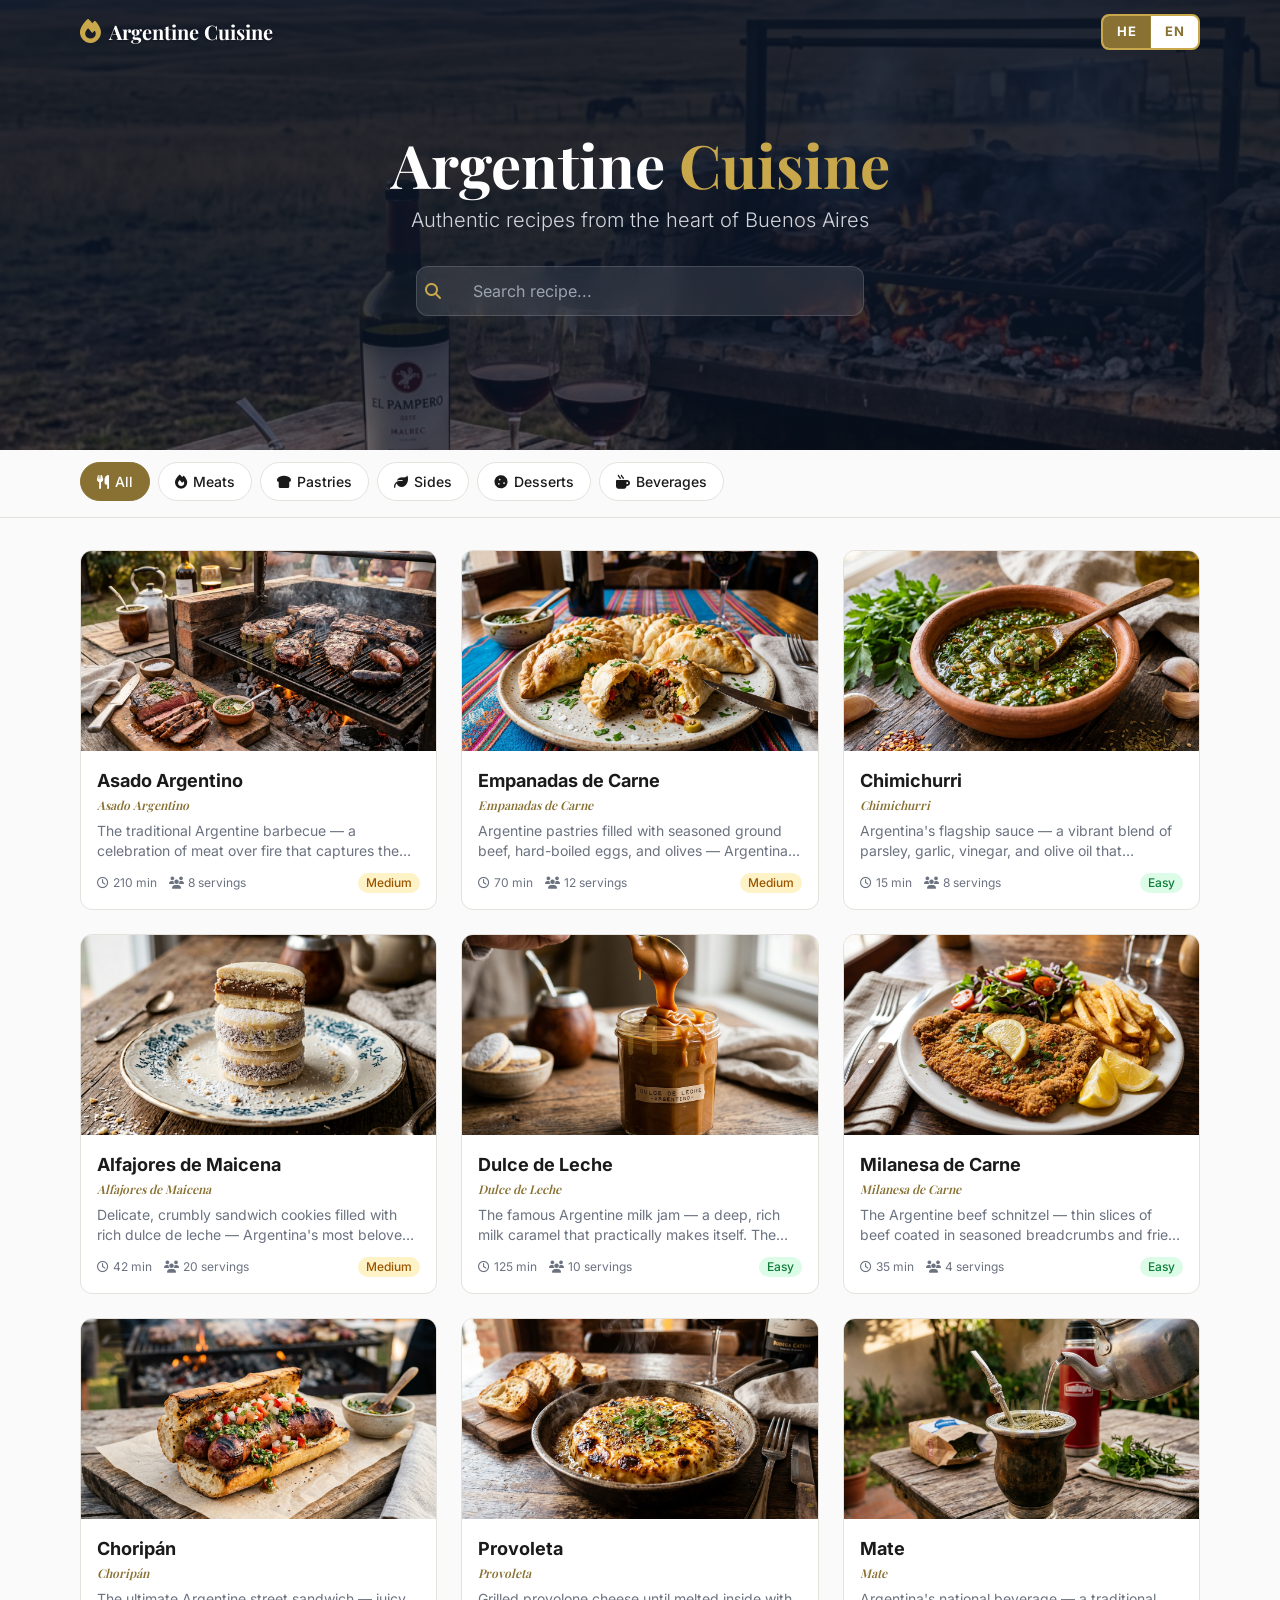
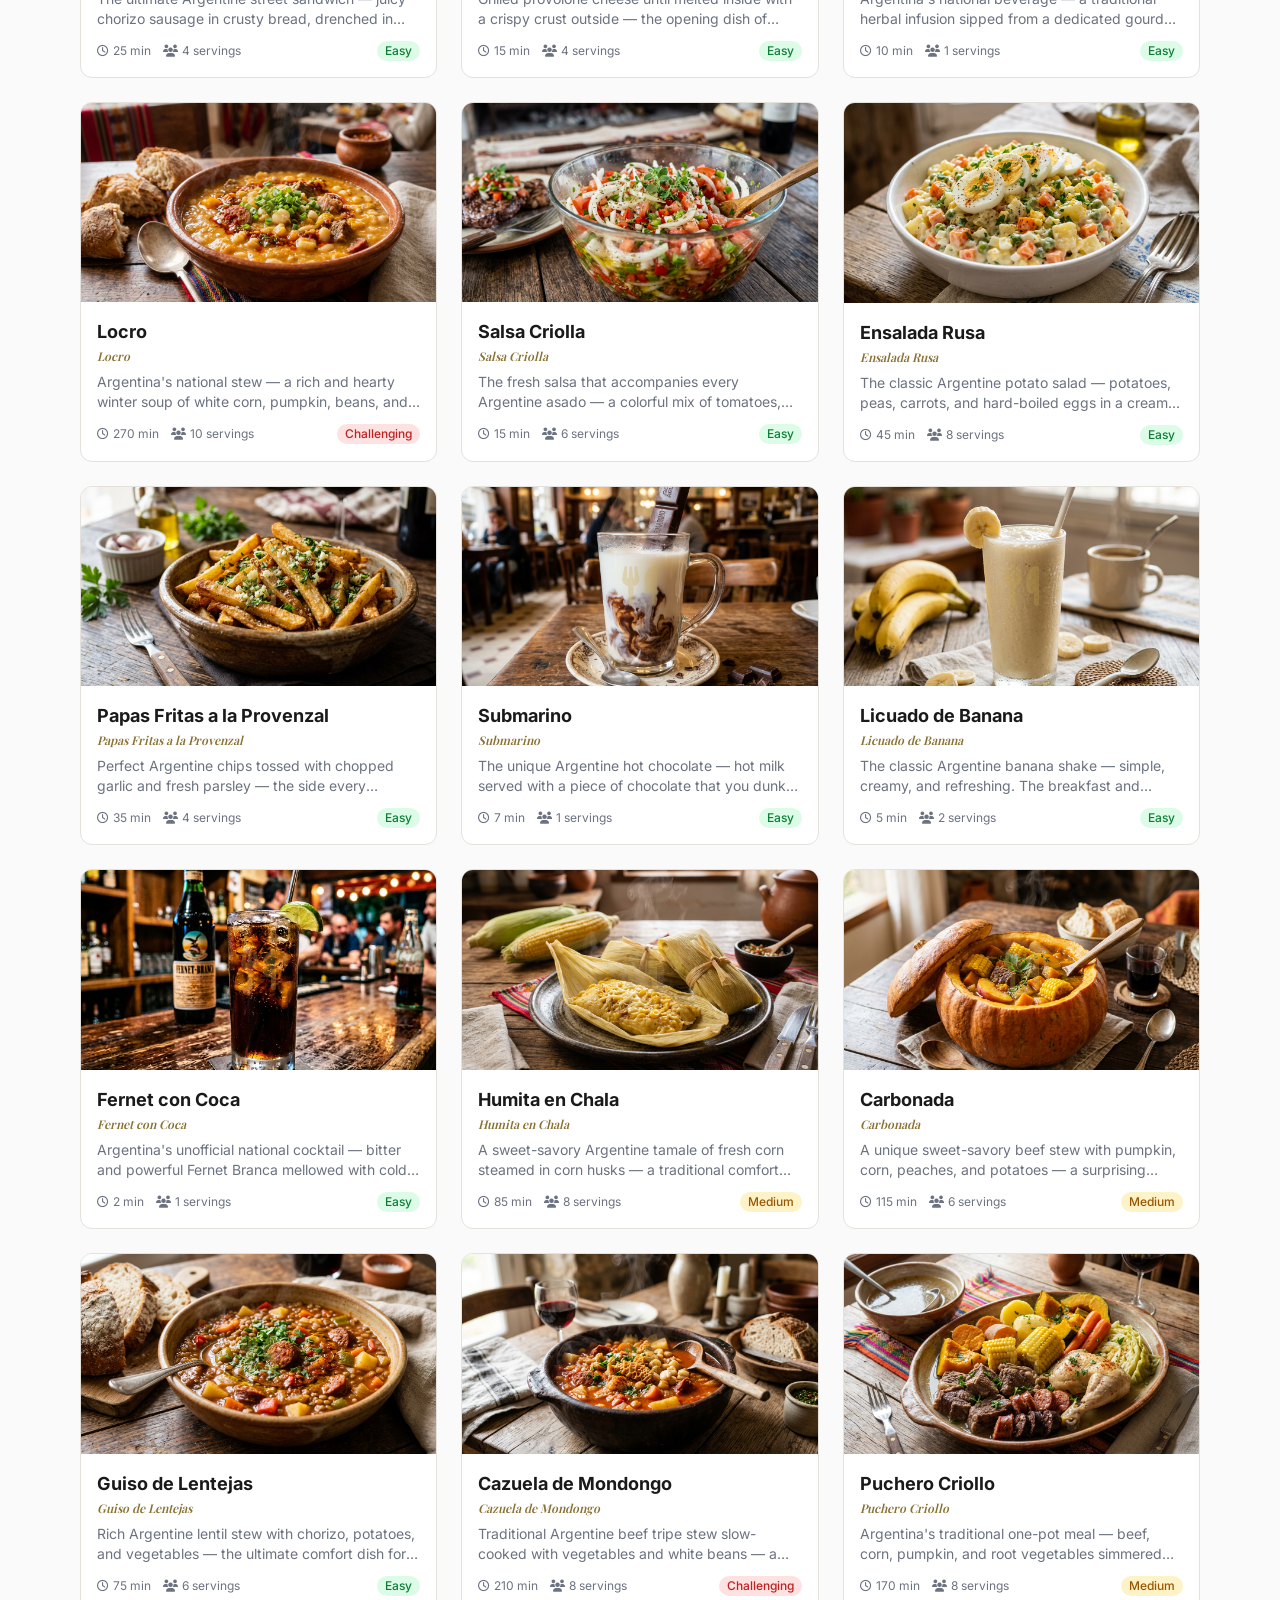
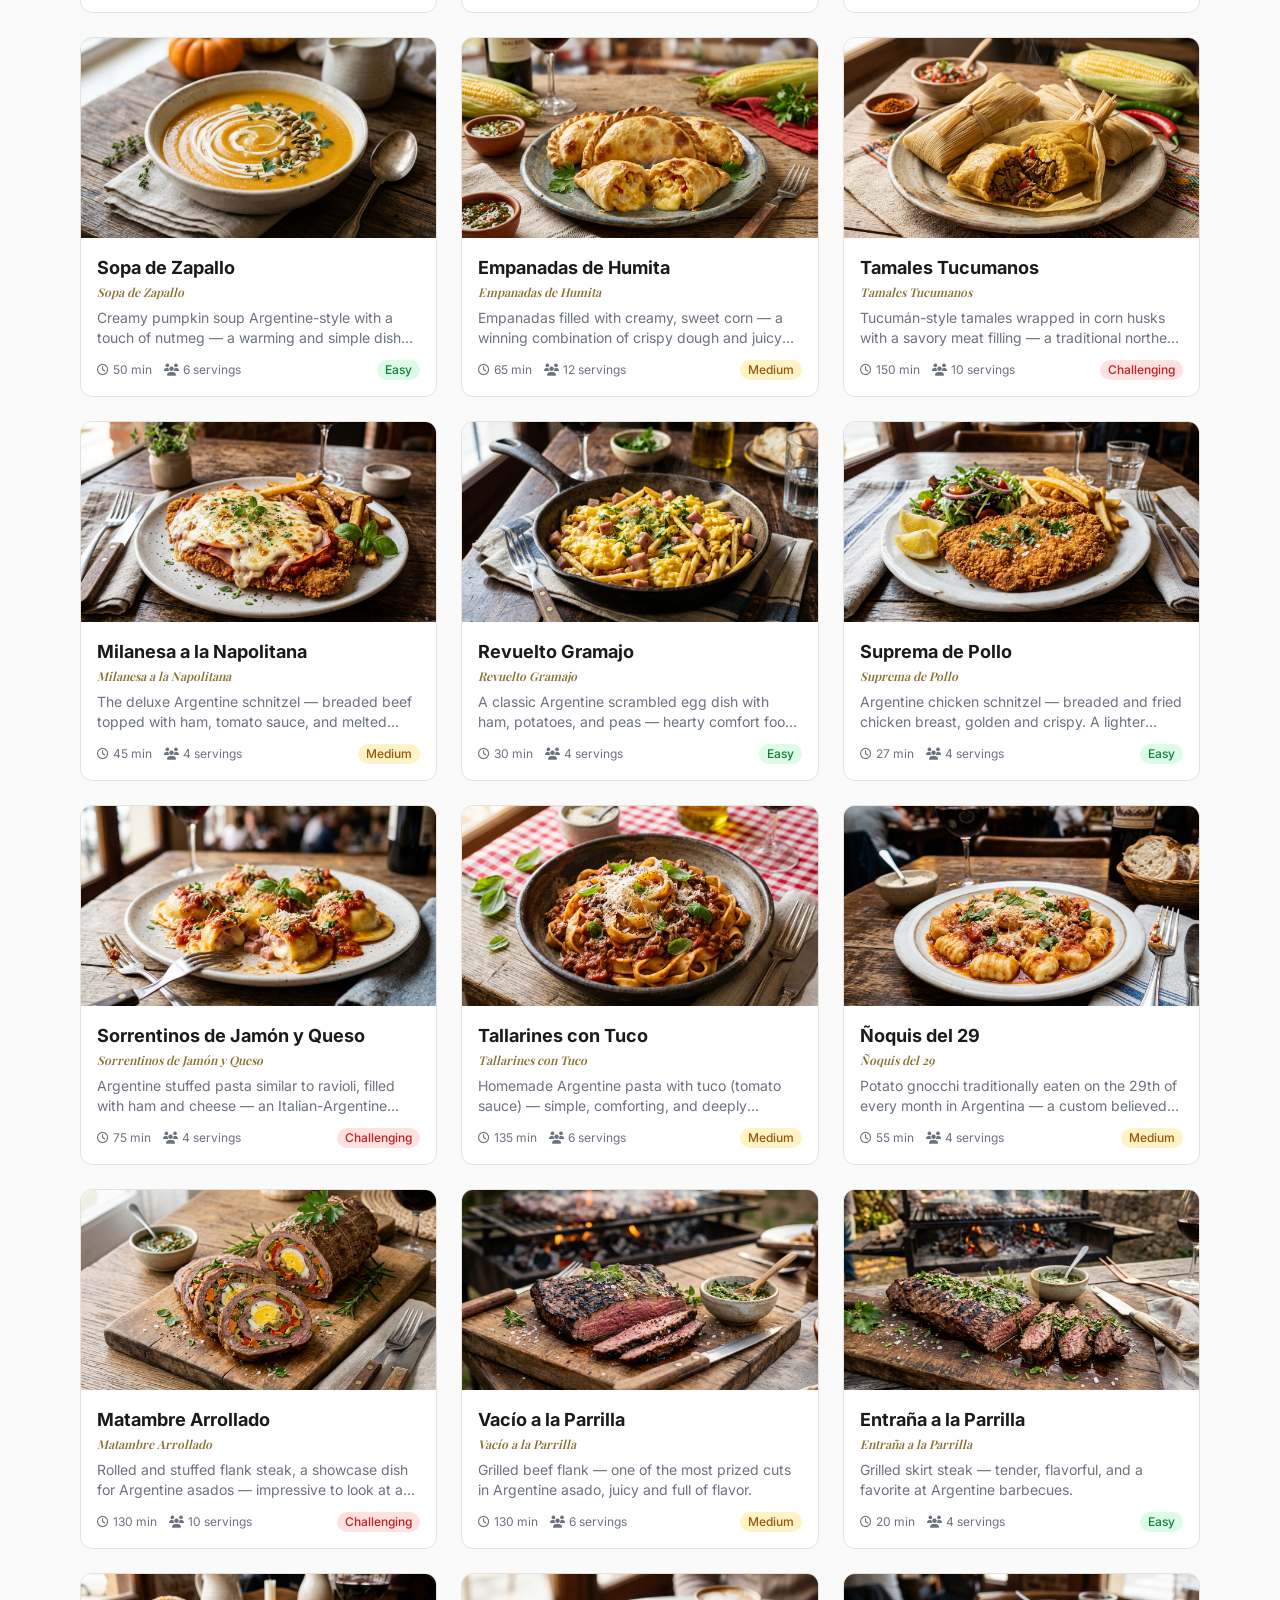
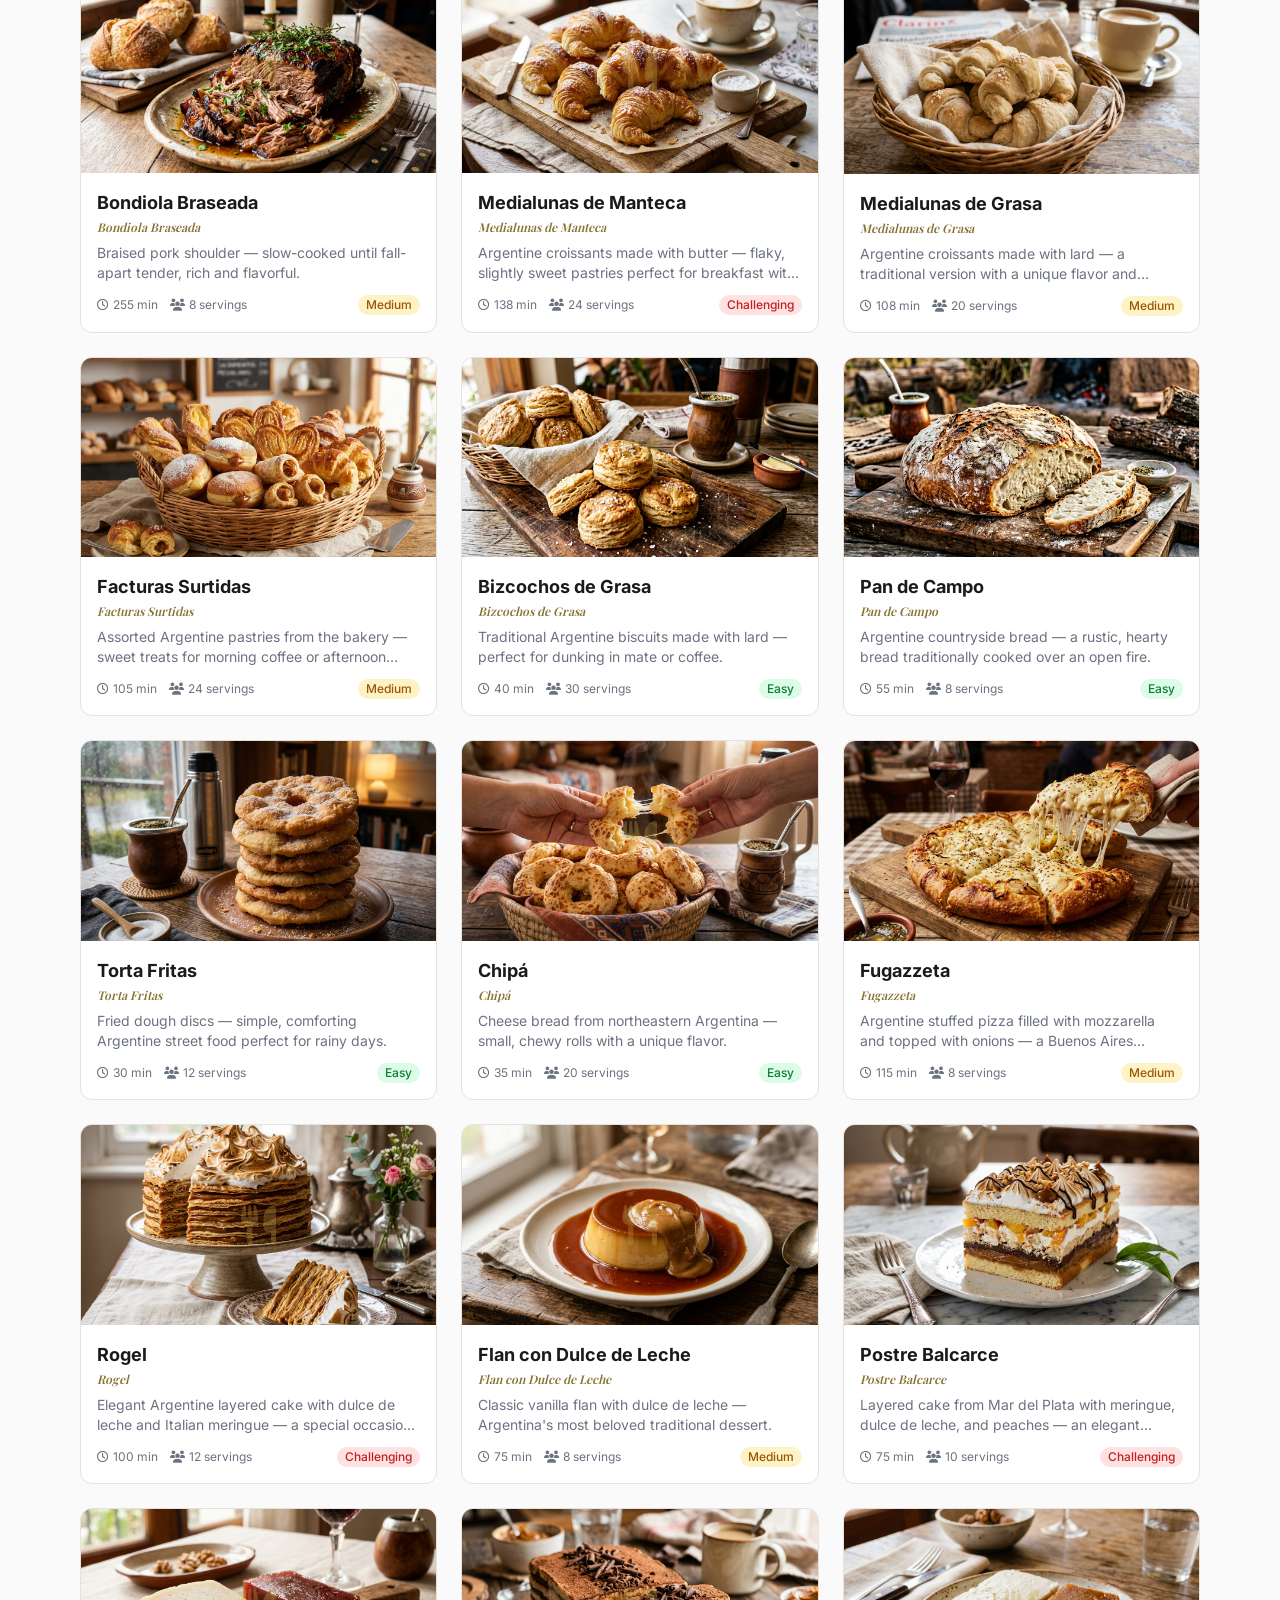
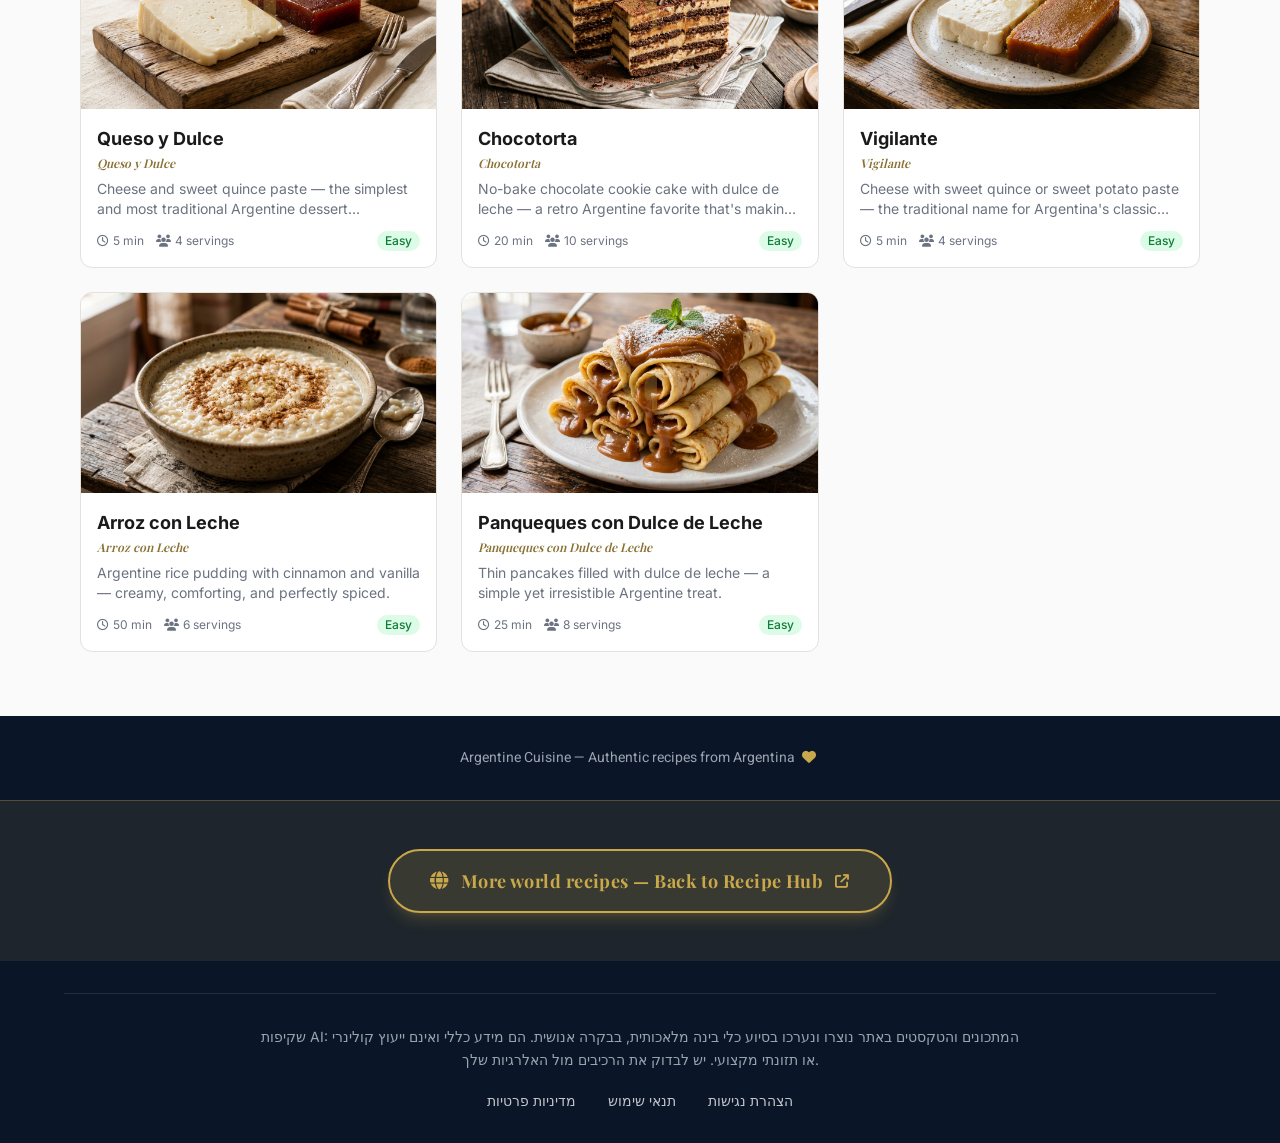
<file: index.html>
<!DOCTYPE html>
<html lang="he" dir="rtl">
<head>
    <meta charset="UTF-8">
    <meta name="viewport" content="width=device-width, initial-scale=1.0">
    <meta name="description" content="המטבח הארגנטינאי — מתכונים אותנטיים מארגנטינה, בעברית. אסאדו, אמפנדות, אלפחורס ועוד.">
    <meta property="og:title" content="המטבח הארגנטינאי">
    <meta property="og:description" content="מתכונים אותנטיים מהלב של בואנוס איירס">
    <meta property="og:type" content="website">
    <!-- Security policy declared before any resource so it governs them all.
         style-src allows 'unsafe-inline' for Tailwind-generated styles only.
         frame-ancestors / X-Content-Type-Options need real headers, which
         GitHub Pages cannot set - see governance/risk-register.md -->
    <meta http-equiv="Content-Security-Policy" content="default-src 'self'; script-src 'self'; style-src 'self' 'unsafe-inline'; img-src 'self' data:; font-src 'self'; connect-src 'self'; base-uri 'self'; form-action 'self'">
    <meta name="referrer" content="strict-origin-when-cross-origin">

    <!-- Self-hosted assets: zero third-party requests. See governance/data-map.md -->
    <link rel="stylesheet" href="assets/css/tailwind.css">
    <link rel="stylesheet" href="assets/fonts/fonts.css">
    <link rel="stylesheet" href="assets/vendor/fontawesome/fontawesome.min.css">
    <title>המטבח הארגנטינאי — מתכונים אותנטיים</title>

    <!-- Google Fonts -->
    <!-- Font Awesome -->
    <!-- Custom Styles -->
    <link rel="stylesheet" href="css/style.css">
</head>
<body class="bg-ar-cream font-heebo text-ar-charcoal min-h-screen">

    <a href="#main" class="skip-link" data-en="Skip to main content" data-he="דלג לתוכן העיקרי">דלג לתוכן העיקרי</a>

    <!-- Header -->
    <header id="app-header" class="fixed top-0 right-0 left-0 z-50 transition-all duration-200">
        <div class="max-w-6xl mx-auto px-4 h-16 md:h-18 flex items-center justify-between">
            <a href="#/" id="header-logo" class="flex items-center gap-2">
                <span class="text-ar-gold text-2xl"><i class="fas fa-fire"></i></span>
                <span class="font-playfair font-bold text-lg md:text-xl text-ar-charcoal">המטבח הארגנטינאי</span>
            </a>
            <div class="flex items-center gap-3">
                <!-- Language Switcher -->
                <div class="language-switcher">
                    <button class="lang-btn active" data-lang="he">HE</button>
                    <button class="lang-btn" data-lang="en">EN</button>
                </div>
                <!-- Back Button -->
                <button id="back-btn" class="hidden items-center gap-2 text-ar-charcoal hover:text-ar-gold transition-colors text-sm font-medium">
                    <span>חזרה למתכונים</span>
                    <i class="fas fa-arrow-left"></i>
                </button>
            </div>
        </div>
    </header>

    <!-- Main Content -->
    <main id="main">
        <!-- Home View -->
        <div id="home-view">
            <!-- Hero Section -->
            <section id="hero" class="home-hero relative flex items-center justify-center text-center overflow-hidden">
                <div class="relative z-10 px-4 w-full max-w-2xl mx-auto">
                    <h1 class="font-playfair text-4xl md:text-5xl lg:text-6xl font-bold text-white mb-3">
                        המטבח <span class="text-ar-gold">הארגנטינאי</span>
                    </h1>
                    <p class="text-gray-300 text-lg md:text-xl mb-8 font-light">
                        מתכונים אותנטיים מהלב של בואנוס איירס
                    </p>
                    <!-- Search Bar -->
                    <div class="relative max-w-md mx-auto">
                        <div class="glass-search flex items-center rounded-xl overflow-hidden">
                            <span class="pr-4 pl-2 text-ar-gold"><i class="fas fa-search"></i></span>
                            <input
                                id="search-input"
                                type="text"
                                placeholder="חיפוש מתכון..."
                                class="w-full py-3 pl-4 bg-transparent text-white placeholder-gray-400 outline-none text-base"
                            >
                            <button id="search-clear" class="hidden pl-4 pr-2 text-gray-400 hover:text-white transition-colors">
                                <i class="fas fa-times"></i>
                            </button>
                        </div>
                    </div>
                </div>
                <!-- Decorative elements -->
                <div class="absolute inset-0 opacity-5">
                    <div class="absolute top-10 right-10 text-8xl text-white"><i class="fas fa-pepper-hot"></i></div>
                    <div class="absolute bottom-10 left-10 text-8xl text-white"><i class="fas fa-drumstick-bite"></i></div>
                </div>
            </section>

            <!-- Category Filters -->
            <section class="sticky top-16 md:top-18 z-40 bg-ar-cream/95 backdrop-blur-sm border-b border-ar-border">
                <div class="max-w-6xl mx-auto px-4 py-3">
                    <div id="category-filters" class="flex gap-2 overflow-x-auto pb-1 scrollbar-hide">
                        <!-- Populated by JS -->
                    </div>
                    <div id="result-count" class="text-ar-text-secondary text-sm mt-2 hidden"></div>
                </div>
            </section>

            <!-- Recipe Grid -->
            <section class="max-w-6xl mx-auto px-4 py-8">
                <!-- Screen-reader-only: the cards below use h3, so the hierarchy
                     needs an h2 here. Hidden visually; the design is unchanged. -->
                <h2 class="sr-only-heading" data-en="Recipes" data-he="מתכונים">מתכונים</h2>
                <div id="recipe-grid" class="grid gap-6" style="grid-template-columns: repeat(auto-fill, minmax(300px, 1fr));">
                    <!-- Populated by JS -->
                </div>

                <!-- Empty State -->
                <div id="empty-state" class="hidden text-center py-16">
                    <div class="text-6xl mb-4 text-ar-gold opacity-50"><i class="fas fa-search"></i></div>
                    <h3 class="text-xl font-bold text-ar-charcoal mb-2">לא נמצאו מתכונים</h3>
                    <p class="text-ar-text-secondary mb-4">נסו לשנות את מילות החיפוש או לבחור קטגוריה אחרת</p>
                    <button id="clear-filters-btn" class="px-6 py-2 bg-ar-gold text-white rounded-lg hover:bg-ar-gold-dark transition-colors font-medium">
                        נקה חיפוש
                    </button>
                </div>

                <!-- Loading State -->
                <div id="loading-state" class="text-center py-16">
                    <div class="spinner mb-4"></div>
                    <p class="text-ar-text-secondary">טוען מתכונים...</p>
                </div>
            </section>
        </div>

        <!-- Recipe Detail View -->
        <div id="recipe-view" class="hidden">
            <!-- Populated by JS -->
        </div>
    </main>

    <!-- Footer -->
    <footer class="bg-ar-navy text-gray-400 py-8 mt-8">
        <div class="max-w-6xl mx-auto px-4 text-center">
            <p class="font-heebo text-sm">
                המטבח הארגנטינאי — מתכונים אותנטיים מארגנטינה, בעברית
                <span class="text-ar-gold mx-1"><i class="fas fa-heart"></i></span>
            </p>
        </div>

        <!-- Back to Hub -->
        <div class="py-12 bg-ar-gold/10 border-t border-ar-gold/30 mt-8">
            <div class="max-w-6xl mx-auto px-4 text-center">
                <a href="https://robertog62.github.io/recipes-world-hub/" target="_blank" rel="noopener noreferrer"
                   class="inline-flex items-center gap-3 border-2 border-ar-gold bg-ar-gold/15 text-ar-gold font-playfair font-bold text-base md:text-lg px-10 py-4 rounded-full hover:bg-ar-gold hover:text-white transition-all duration-300 tracking-wide shadow-lg shadow-ar-gold/20">
                    <i class="fa-solid fa-globe text-lg"></i>
                    <span>לעוד מתכוני עולם — חזרה לרכזת המתכונים</span>
                    <i class="fa-solid fa-arrow-up-right-from-square text-sm"></i>
                </a>
            </div>
        </div>

        <div class="max-w-6xl mx-auto px-4 text-center mt-8 pt-8 border-t border-white/10">
            <p class="text-sm leading-relaxed max-w-3xl mx-auto mb-5" class="text-white/75"
               data-en="AI transparency: the recipes and texts on this site were generated and edited with AI tools under human review. They are general guidance, not professional culinary or nutritional advice. Check ingredients against your own allergies."
               data-he="שקיפות AI: המתכונים והטקסטים באתר נוצרו ונערכו בסיוע כלי בינה מלאכותית, בבקרה אנושית. הם מידע כללי ואינם ייעוץ קולינרי או תזונתי מקצועי. יש לבדוק את הרכיבים מול האלרגיות שלך.">שקיפות AI: המתכונים והטקסטים באתר נוצרו ונערכו בסיוע כלי בינה מלאכותית, בבקרה אנושית. הם מידע כללי ואינם ייעוץ קולינרי או תזונתי מקצועי. יש לבדוק את הרכיבים מול האלרגיות שלך.</p>
            <div class="flex flex-wrap justify-center gap-x-8 gap-y-2 text-sm">
                <a href="privacy.html" class="text-white/75 hover:underline" data-en="Privacy Policy" data-he="מדיניות פרטיות">מדיניות פרטיות</a>
                <a href="terms.html" class="text-white/75 hover:underline" data-en="Terms of Use" data-he="תנאי שימוש">תנאי שימוש</a>
                <a href="accessibility.html" class="text-white/75 hover:underline" data-en="Accessibility" data-he="הצהרת נגישות">הצהרת נגישות</a>
            </div>
        </div>
    </footer>

    <!-- Scripts -->
    <script src="js/i18n.js"></script>
    <script src="js/data.js"></script>
    <script src="js/ui.js"></script>
    <script src="js/app.js"></script>
</body>
</html>
</file>
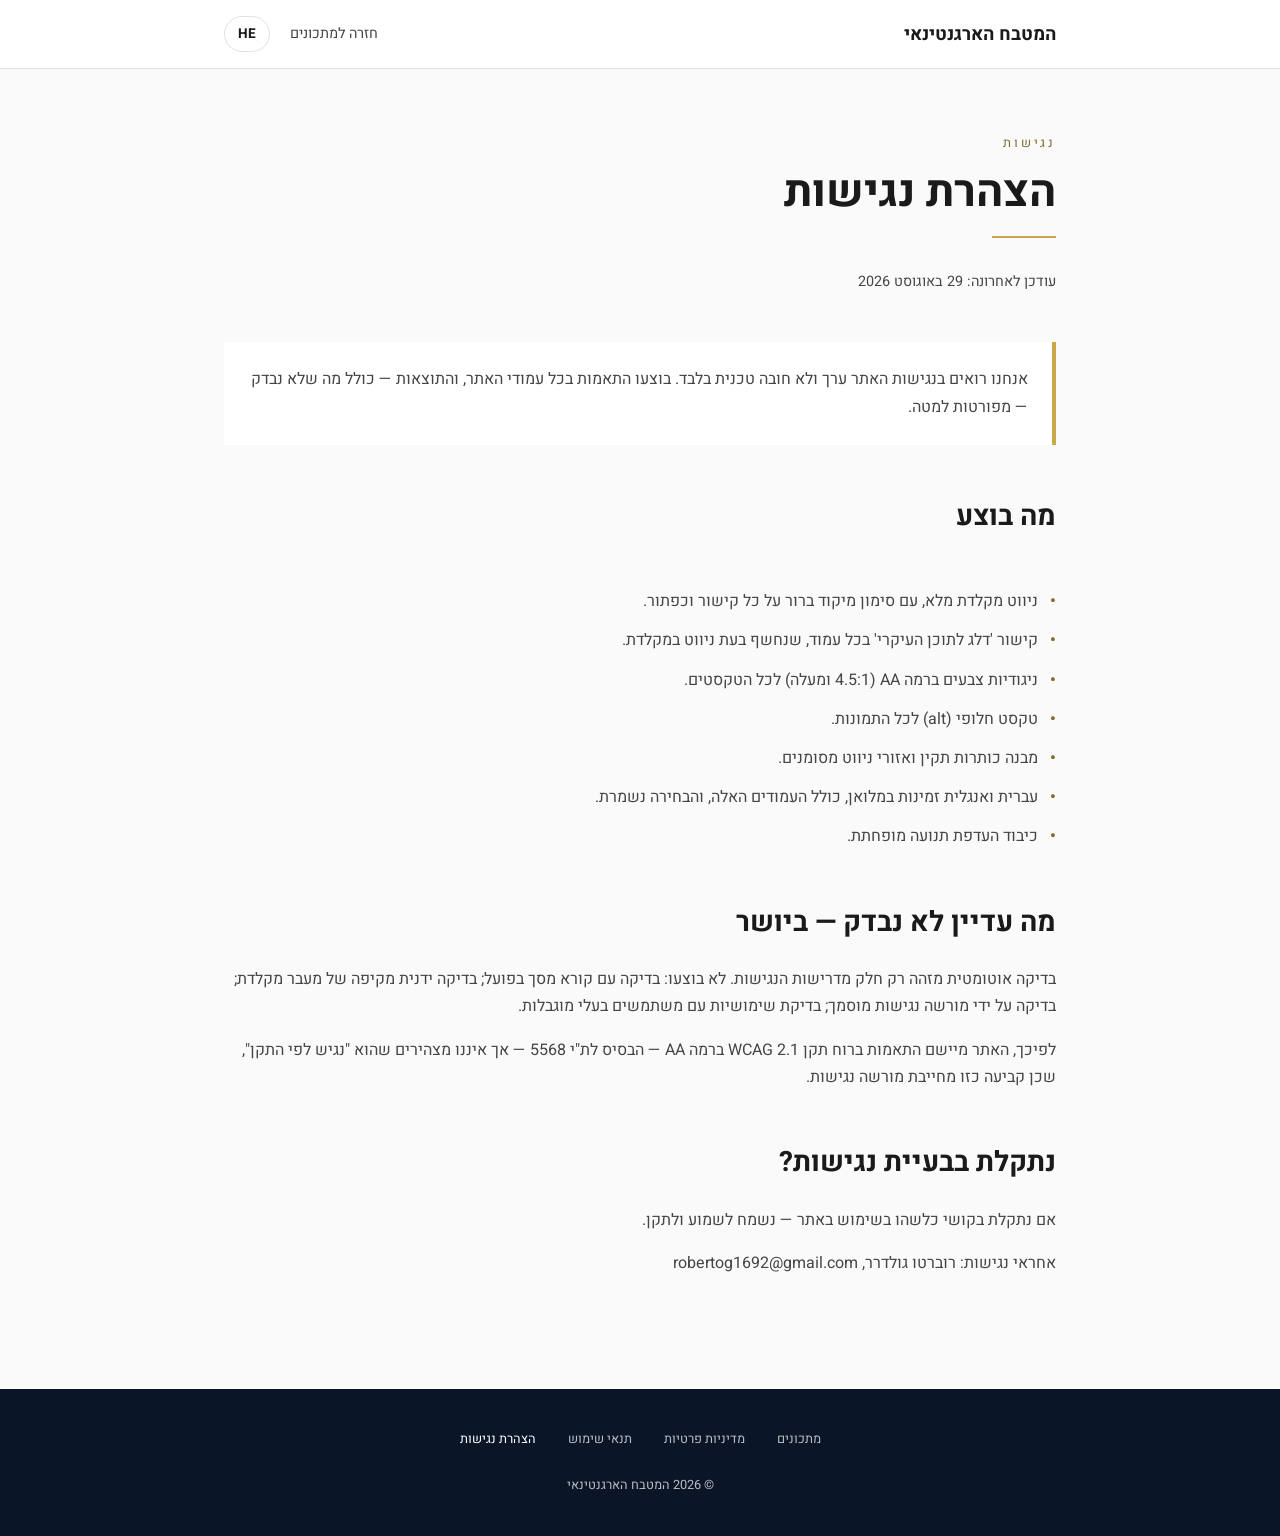
<file: accessibility.html>
<!DOCTYPE html>
<html lang="he" dir="rtl">
<head>
    <meta charset="UTF-8">
    <meta name="viewport" content="width=device-width, initial-scale=1.0">
    <title data-en="Accessibility Statement | The Argentine Kitchen" data-he="הצהרת נגישות | המטבח הארגנטינאי">הצהרת נגישות | המטבח הארגנטינאי</title>
    <meta name="description" content="הצהרת הנגישות של האתר — מה בוצע ומה לא נבדק.">
    <meta http-equiv="Content-Security-Policy" content="default-src 'self'; script-src 'self'; style-src 'self'; img-src 'self' data:; font-src 'self'; connect-src 'self'; base-uri 'self'; form-action 'self'">
    <meta name="referrer" content="strict-origin-when-cross-origin">
    <link rel="stylesheet" href="assets/fonts/fonts.css">
    <link rel="stylesheet" href="assets/css/policy.css">
</head>
<body class="p-body">

    <a href="#main" class="skip-link" data-en="Skip to main content" data-he="דלג לתוכן העיקרי">דלג לתוכן העיקרי</a>

    <nav class="p-nav" aria-label="ניווט">
        <div class="p-wrap p-nav-in">
            <a href="index.html" class="p-logo" data-en="The Argentine Kitchen" data-he="המטבח הארגנטינאי">המטבח הארגנטינאי</a>
            <div class="p-navlinks">
                <a href="index.html" class="p-back" data-en="Back to recipes" data-he="חזרה למתכונים">חזרה למתכונים</a>
                <button id="langToggle" type="button" class="p-langbtn"><span id="langLabel">HE</span></button>
            </div>
        </div>
    </nav>

    <main id="main">
        <div class="p-wrap">
            <p class="p-eyebrow" data-en="Accessibility" data-he="נגישות">נגישות</p>
            <h1 data-en="Accessibility Statement" data-he="הצהרת נגישות">הצהרת נגישות</h1>
            <div class="p-rule"></div>
            <p class="p-updated" data-en="Last updated: 29 August 2026" data-he="עודכן לאחרונה: 29 באוגוסט 2026">עודכן לאחרונה: 29 באוגוסט 2026</p>

        <div class="p-callout"><p data-en="Accessibility here is treated as something worth doing, not a box to tick. Adjustments were made across the site, and the results - including what was not tested - are set out below." data-he="אנחנו רואים בנגישות האתר ערך ולא חובה טכנית בלבד. בוצעו התאמות בכל עמודי האתר, והתוצאות — כולל מה שלא נבדק — מפורטות למטה.">Accessibility here is treated as something worth doing, not a box to tick. Adjustments were made across the site, and the results - including what was not tested - are set out below.</p></div>
        <section>
            <h2 data-en="What was done" data-he="מה בוצע">What was done</h2>
        </section>
        <ul class="p-list">
            <li><span data-en="Full keyboard navigation, with a clear focus indicator on every link and button." data-he="ניווט מקלדת מלא, עם סימון מיקוד ברור על כל קישור וכפתור.">Full keyboard navigation, with a clear focus indicator on every link and button.</span></li>
            <li><span data-en="A 'skip to main content' link on every page, revealed on keyboard focus." data-he="קישור 'דלג לתוכן העיקרי' בכל עמוד, שנחשף בעת ניווט במקלדת.">A 'skip to main content' link on every page, revealed on keyboard focus.</span></li>
            <li><span data-en="Colour contrast at AA level (4.5:1 or better) for all text." data-he="ניגודיות צבעים ברמה AA (4.5:1 ומעלה) לכל הטקסטים.">Colour contrast at AA level (4.5:1 or better) for all text.</span></li>
            <li><span data-en="Alt text on every image." data-he="טקסט חלופי (alt) לכל התמונות.">Alt text on every image.</span></li>
            <li><span data-en="Correct heading hierarchy and landmark regions." data-he="מבנה כותרות תקין ואזורי ניווט מסומנים.">Correct heading hierarchy and landmark regions.</span></li>
            <li><span data-en="Hebrew and English are both fully available, including these pages, and the choice is remembered." data-he="עברית ואנגלית זמינות במלואן, כולל העמודים האלה, והבחירה נשמרת.">Hebrew and English are both fully available, including these pages, and the choice is remembered.</span></li>
            <li><span data-en="Reduced-motion preference is honoured." data-he="כיבוד העדפת תנועה מופחתת.">Reduced-motion preference is honoured.</span></li>
        </ul>
        <section>
            <h2 data-en="What has not been tested - stated honestly" data-he="מה עדיין לא נבדק — ביושר">What has not been tested - stated honestly</h2>
            <p data-en="Automated testing covers only part of the accessibility requirements. Not done: testing with an actual screen reader; a full manual keyboard walkthrough; review by a certified accessibility professional; usability testing with disabled users." data-he="בדיקה אוטומטית מזהה רק חלק מדרישות הנגישות. לא בוצעו: בדיקה עם קורא מסך בפועל; בדיקה ידנית מקיפה של מעבר מקלדת; בדיקה על ידי מורשה נגישות מוסמך; בדיקת שימושיות עם משתמשים בעלי מוגבלות.">Automated testing covers only part of the accessibility requirements. Not done: testing with an actual screen reader; a full manual keyboard walkthrough; review by a certified accessibility professional; usability testing with disabled users.</p>
            <p data-en="Accordingly, the site applies adjustments in the spirit of WCAG 2.1 level AA - the basis for Israeli standard 5568 - but we do not state that it 'conforms to the standard', because that requires a certified accessibility professional." data-he="לפיכך, האתר מיישם התאמות ברוח תקן WCAG 2.1 ברמה AA — הבסיס לת&quot;י 5568 — אך איננו מצהירים שהוא &quot;נגיש לפי התקן&quot;, שכן קביעה כזו מחייבת מורשה נגישות.">Accordingly, the site applies adjustments in the spirit of WCAG 2.1 level AA - the basis for Israeli standard 5568 - but we do not state that it 'conforms to the standard', because that requires a certified accessibility professional.</p>
        </section>
        <section>
            <h2 data-en="Found a problem?" data-he="נתקלת בבעיית נגישות?">Found a problem?</h2>
            <p data-en="If anything here was hard to use, we would like to hear about it and fix it." data-he="אם נתקלת בקושי כלשהו בשימוש באתר — נשמח לשמוע ולתקן.">If anything here was hard to use, we would like to hear about it and fix it.</p>
            <p data-en="Accessibility contact: Roberto Goldreer, robertog1692@gmail.com" data-he="אחראי נגישות: רוברטו גולדרר, robertog1692@gmail.com">Accessibility contact: Roberto Goldreer, robertog1692@gmail.com</p>
        </section>

        </div>
    </main>

    <footer class="p-footer">
        <div class="p-wrap">
            <div class="p-footer-links">
                <a href="index.html" data-en="Recipes" data-he="מתכונים">מתכונים</a>
                <a href="privacy.html" data-en="Privacy Policy" data-he="מדיניות פרטיות">מדיניות פרטיות</a>
                <a href="terms.html" data-en="Terms of Use" data-he="תנאי שימוש">תנאי שימוש</a>
                <a href="accessibility.html" aria-current="page" data-en="Accessibility" data-he="הצהרת נגישות">הצהרת נגישות</a>
            </div>
            <p class="p-copy">&copy; 2026 המטבח הארגנטינאי</p>
        </div>
    </footer>

    <script src="assets/js/policy.js"></script>
</body>
</html>
</file>
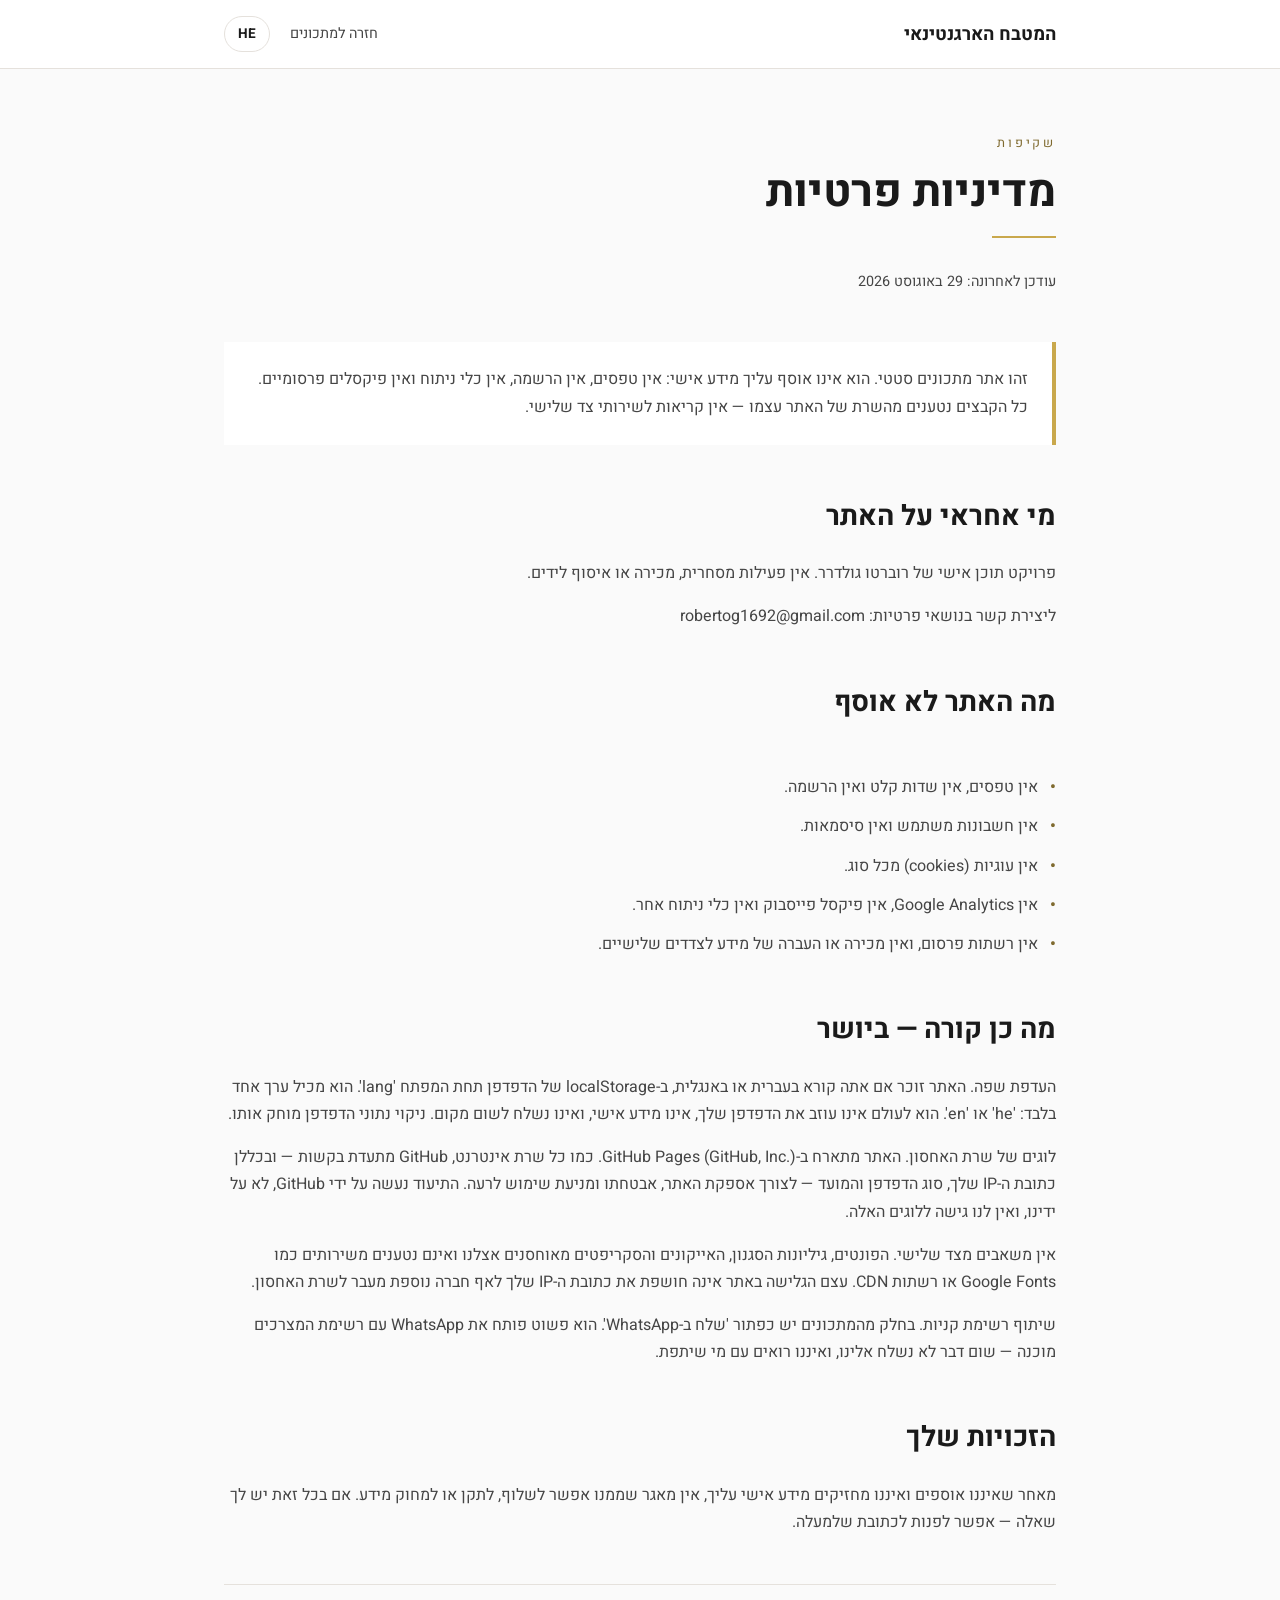
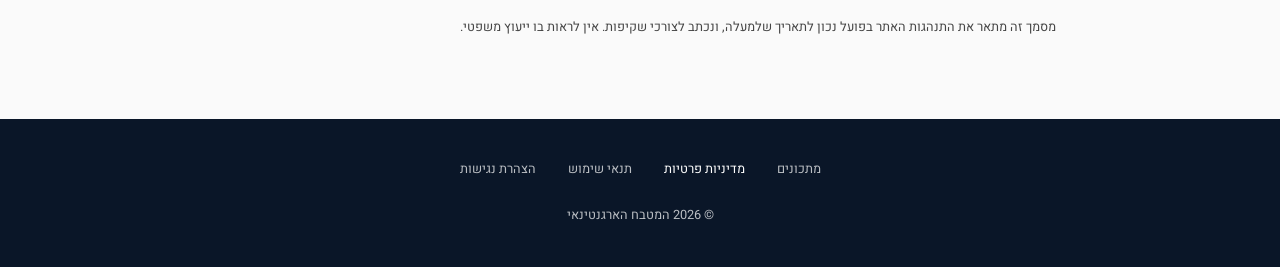
<file: privacy.html>
<!DOCTYPE html>
<html lang="he" dir="rtl">
<head>
    <meta charset="UTF-8">
    <meta name="viewport" content="width=device-width, initial-scale=1.0">
    <title data-en="Privacy Policy | The Argentine Kitchen" data-he="מדיניות פרטיות | המטבח הארגנטינאי">מדיניות פרטיות | המטבח הארגנטינאי</title>
    <meta name="description" content="מדיניות הפרטיות של האתר — מה נאסף ומה לא.">
    <meta http-equiv="Content-Security-Policy" content="default-src 'self'; script-src 'self'; style-src 'self'; img-src 'self' data:; font-src 'self'; connect-src 'self'; base-uri 'self'; form-action 'self'">
    <meta name="referrer" content="strict-origin-when-cross-origin">
    <link rel="stylesheet" href="assets/fonts/fonts.css">
    <link rel="stylesheet" href="assets/css/policy.css">
</head>
<body class="p-body">

    <a href="#main" class="skip-link" data-en="Skip to main content" data-he="דלג לתוכן העיקרי">דלג לתוכן העיקרי</a>

    <nav class="p-nav" aria-label="ניווט">
        <div class="p-wrap p-nav-in">
            <a href="index.html" class="p-logo" data-en="The Argentine Kitchen" data-he="המטבח הארגנטינאי">המטבח הארגנטינאי</a>
            <div class="p-navlinks">
                <a href="index.html" class="p-back" data-en="Back to recipes" data-he="חזרה למתכונים">חזרה למתכונים</a>
                <button id="langToggle" type="button" class="p-langbtn"><span id="langLabel">HE</span></button>
            </div>
        </div>
    </nav>

    <main id="main">
        <div class="p-wrap">
            <p class="p-eyebrow" data-en="Transparency" data-he="שקיפות">שקיפות</p>
            <h1 data-en="Privacy Policy" data-he="מדיניות פרטיות">מדיניות פרטיות</h1>
            <div class="p-rule"></div>
            <p class="p-updated" data-en="Last updated: 29 August 2026" data-he="עודכן לאחרונה: 29 באוגוסט 2026">עודכן לאחרונה: 29 באוגוסט 2026</p>

        <div class="p-callout"><p data-en="This is a static recipe site. It does not collect personal information about you: no forms, no sign-up, no analytics, no advertising pixels. Every file loads from this site's own server - there are no third-party requests." data-he="זהו אתר מתכונים סטטי. הוא אינו אוסף עליך מידע אישי: אין טפסים, אין הרשמה, אין כלי ניתוח ואין פיקסלים פרסומיים. כל הקבצים נטענים מהשרת של האתר עצמו — אין קריאות לשירותי צד שלישי.">This is a static recipe site. It does not collect personal information about you: no forms, no sign-up, no analytics, no advertising pixels. Every file loads from this site's own server - there are no third-party requests.</p></div>
        <section>
            <h2 data-en="Who runs this site" data-he="מי אחראי על האתר">Who runs this site</h2>
            <p data-en="A personal content project by Roberto Goldreer. No commerce, no sales, no lead collection." data-he="פרויקט תוכן אישי של רוברטו גולדרר. אין פעילות מסחרית, מכירה או איסוף לידים.">A personal content project by Roberto Goldreer. No commerce, no sales, no lead collection.</p>
            <p data-en="Privacy contact: robertog1692@gmail.com" data-he="ליצירת קשר בנושאי פרטיות: robertog1692@gmail.com">Privacy contact: robertog1692@gmail.com</p>
        </section>
        <section>
            <h2 data-en="What this site does not collect" data-he="מה האתר לא אוסף">What this site does not collect</h2>
        </section>
        <ul class="p-list">
            <li><span data-en="No forms, no input fields and no registration." data-he="אין טפסים, אין שדות קלט ואין הרשמה.">No forms, no input fields and no registration.</span></li>
            <li><span data-en="No user accounts and no passwords." data-he="אין חשבונות משתמש ואין סיסמאות.">No user accounts and no passwords.</span></li>
            <li><span data-en="No cookies of any kind." data-he="אין עוגיות (cookies) מכל סוג.">No cookies of any kind.</span></li>
            <li><span data-en="No Google Analytics, no Facebook pixel, no other analytics tool." data-he="אין Google Analytics, אין פיקסל פייסבוק ואין כלי ניתוח אחר.">No Google Analytics, no Facebook pixel, no other analytics tool.</span></li>
            <li><span data-en="No advertising networks, and no sale or sharing of data with third parties." data-he="אין רשתות פרסום, ואין מכירה או העברה של מידע לצדדים שלישיים.">No advertising networks, and no sale or sharing of data with third parties.</span></li>
        </ul>
        <section>
            <h2 data-en="What does happen - stated plainly" data-he="מה כן קורה — ביושר">What does happen - stated plainly</h2>
            <p data-en="Language preference. The site remembers whether you are reading in Hebrew or English, in your browser's localStorage under the key 'lang'. It holds one value: 'he' or 'en'. It never leaves your browser, it is not personal information, and it is not sent anywhere. Clearing your browser data removes it." data-he="העדפת שפה. האתר זוכר אם אתה קורא בעברית או באנגלית, ב-localStorage של הדפדפן תחת המפתח 'lang'. הוא מכיל ערך אחד בלבד: 'he' או 'en'. הוא לעולם אינו עוזב את הדפדפן שלך, אינו מידע אישי, ואינו נשלח לשום מקום. ניקוי נתוני הדפדפן מוחק אותו.">Language preference. The site remembers whether you are reading in Hebrew or English, in your browser's localStorage under the key 'lang'. It holds one value: 'he' or 'en'. It never leaves your browser, it is not personal information, and it is not sent anywhere. Clearing your browser data removes it.</p>
            <p data-en="Hosting logs. The site is hosted on GitHub Pages (GitHub, Inc.). Like any web server, GitHub records requests - including your IP address, browser type and time - to serve the site, secure it and prevent abuse. That logging is done by GitHub, not by us, and we have no access to those logs." data-he="לוגים של שרת האחסון. האתר מתארח ב-GitHub Pages (GitHub, Inc.). כמו כל שרת אינטרנט, GitHub מתעדת בקשות — ובכללן כתובת ה-IP שלך, סוג הדפדפן והמועד — לצורך אספקת האתר, אבטחתו ומניעת שימוש לרעה. התיעוד נעשה על ידי GitHub, לא על ידינו, ואין לנו גישה ללוגים האלה.">Hosting logs. The site is hosted on GitHub Pages (GitHub, Inc.). Like any web server, GitHub records requests - including your IP address, browser type and time - to serve the site, secure it and prevent abuse. That logging is done by GitHub, not by us, and we have no access to those logs.</p>
            <p data-en="No third-party resources. Fonts, stylesheets, icons and scripts are all stored here and are not loaded from services such as Google Fonts or a CDN. Simply browsing this site does not expose your IP address to any company beyond the host." data-he="אין משאבים מצד שלישי. הפונטים, גיליונות הסגנון, האייקונים והסקריפטים מאוחסנים אצלנו ואינם נטענים משירותים כמו Google Fonts או רשתות CDN. עצם הגלישה באתר אינה חושפת את כתובת ה-IP שלך לאף חברה נוספת מעבר לשרת האחסון.">No third-party resources. Fonts, stylesheets, icons and scripts are all stored here and are not loaded from services such as Google Fonts or a CDN. Simply browsing this site does not expose your IP address to any company beyond the host.</p>
            <p data-en="Sharing a shopping list. Some recipes offer a 'send by WhatsApp' button. It simply opens WhatsApp with the ingredient list ready - nothing is sent to us, and we do not see who you shared it with." data-he="שיתוף רשימת קניות. בחלק מהמתכונים יש כפתור 'שלח ב-WhatsApp'. הוא פשוט פותח את WhatsApp עם רשימת המצרכים מוכנה — שום דבר לא נשלח אלינו, ואיננו רואים עם מי שיתפת.">Sharing a shopping list. Some recipes offer a 'send by WhatsApp' button. It simply opens WhatsApp with the ingredient list ready - nothing is sent to us, and we do not see who you shared it with.</p>
        </section>
        <section>
            <h2 data-en="Your rights" data-he="הזכויות שלך">Your rights</h2>
            <p data-en="Because we do not collect or hold personal data about you, there is no record to retrieve, correct or delete. If you still have a question, write to the address above." data-he="מאחר שאיננו אוספים ואיננו מחזיקים מידע אישי עליך, אין מאגר שממנו אפשר לשלוף, לתקן או למחוק מידע. אם בכל זאת יש לך שאלה — אפשר לפנות לכתובת שלמעלה.">Because we do not collect or hold personal data about you, there is no record to retrieve, correct or delete. If you still have a question, write to the address above.</p>
        </section>
        <div class="p-note"><p data-en="This document describes how the site actually behaves as of the date above, and is written for transparency. It is not legal advice." data-he="מסמך זה מתאר את התנהגות האתר בפועל נכון לתאריך שלמעלה, ונכתב לצורכי שקיפות. אין לראות בו ייעוץ משפטי.">This document describes how the site actually behaves as of the date above, and is written for transparency. It is not legal advice.</p></div>

        </div>
    </main>

    <footer class="p-footer">
        <div class="p-wrap">
            <div class="p-footer-links">
                <a href="index.html" data-en="Recipes" data-he="מתכונים">מתכונים</a>
                <a href="privacy.html" aria-current="page" data-en="Privacy Policy" data-he="מדיניות פרטיות">מדיניות פרטיות</a>
                <a href="terms.html" data-en="Terms of Use" data-he="תנאי שימוש">תנאי שימוש</a>
                <a href="accessibility.html" data-en="Accessibility" data-he="הצהרת נגישות">הצהרת נגישות</a>
            </div>
            <p class="p-copy">&copy; 2026 המטבח הארגנטינאי</p>
        </div>
    </footer>

    <script src="assets/js/policy.js"></script>
</body>
</html>
</file>
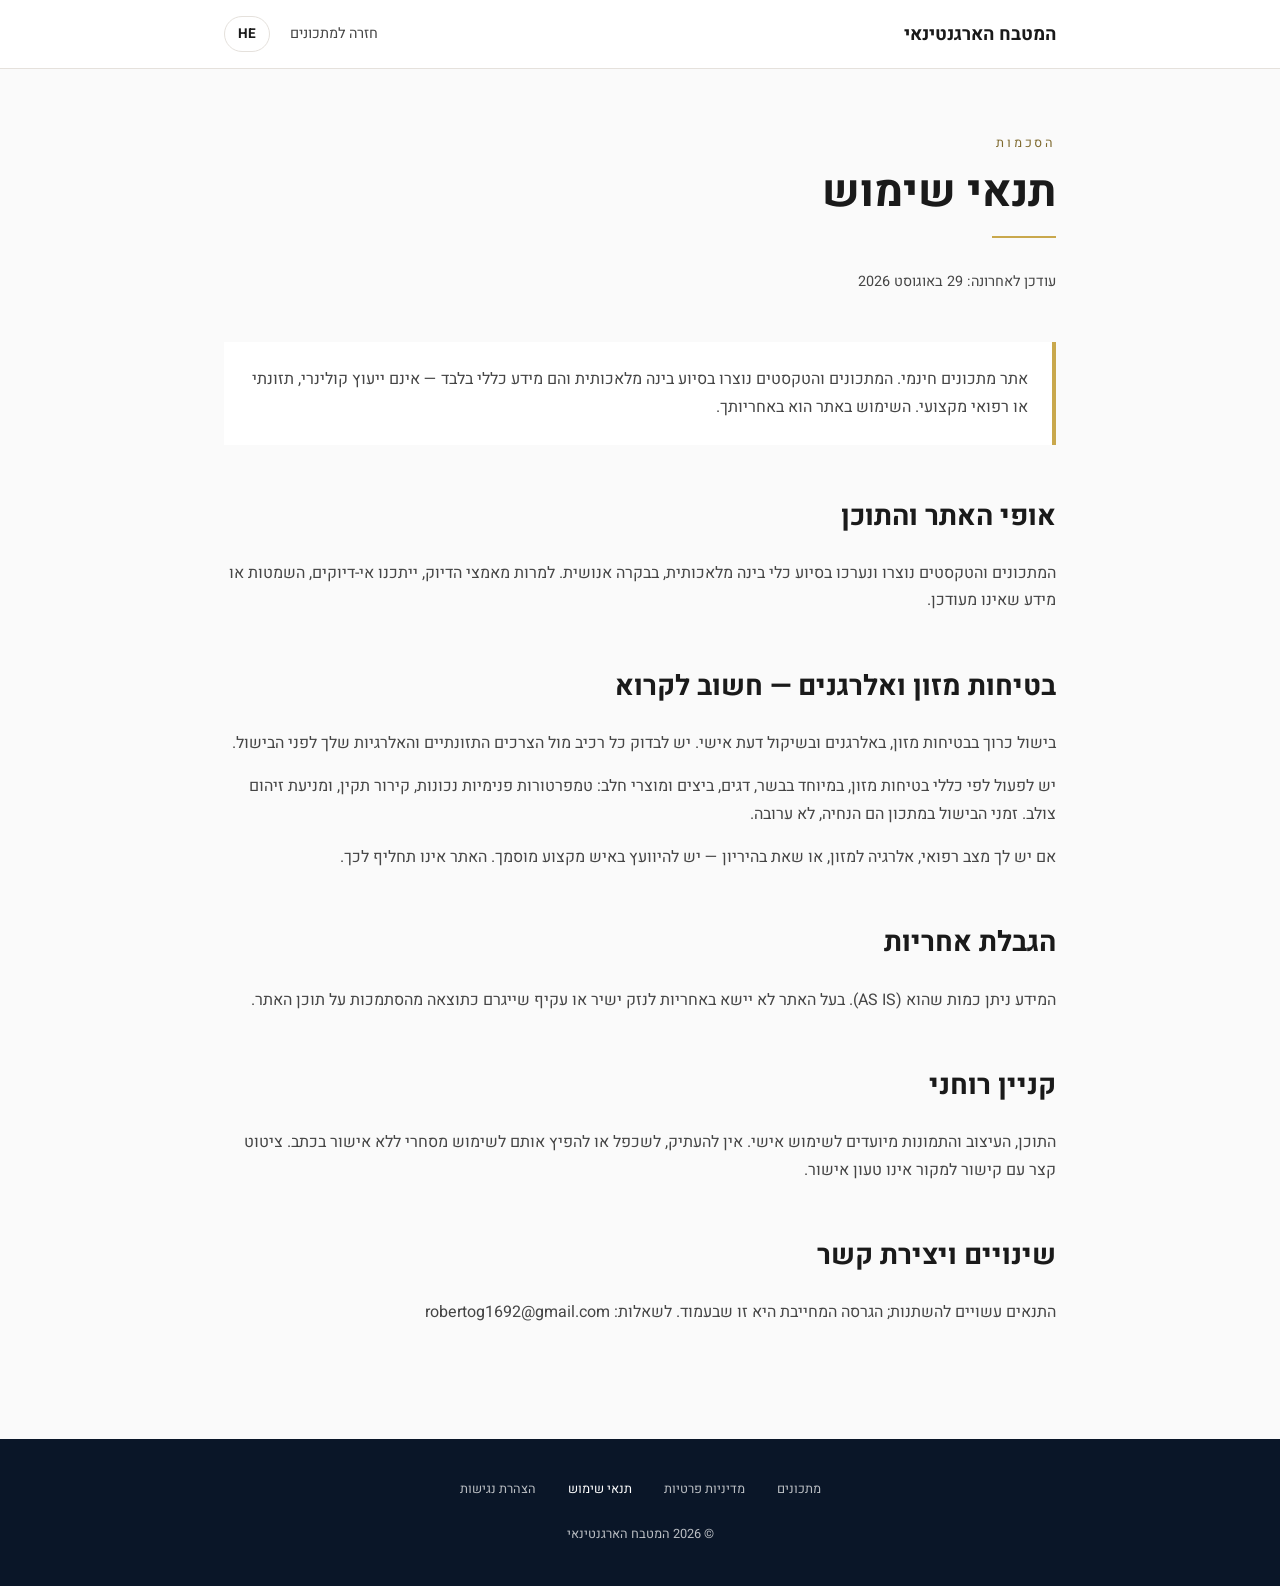
<file: terms.html>
<!DOCTYPE html>
<html lang="he" dir="rtl">
<head>
    <meta charset="UTF-8">
    <meta name="viewport" content="width=device-width, initial-scale=1.0">
    <title data-en="Terms of Use | The Argentine Kitchen" data-he="תנאי שימוש | המטבח הארגנטינאי">תנאי שימוש | המטבח הארגנטינאי</title>
    <meta name="description" content="תנאי השימוש באתר, בטיחות מזון והגבלת אחריות.">
    <meta http-equiv="Content-Security-Policy" content="default-src 'self'; script-src 'self'; style-src 'self'; img-src 'self' data:; font-src 'self'; connect-src 'self'; base-uri 'self'; form-action 'self'">
    <meta name="referrer" content="strict-origin-when-cross-origin">
    <link rel="stylesheet" href="assets/fonts/fonts.css">
    <link rel="stylesheet" href="assets/css/policy.css">
</head>
<body class="p-body">

    <a href="#main" class="skip-link" data-en="Skip to main content" data-he="דלג לתוכן העיקרי">דלג לתוכן העיקרי</a>

    <nav class="p-nav" aria-label="ניווט">
        <div class="p-wrap p-nav-in">
            <a href="index.html" class="p-logo" data-en="The Argentine Kitchen" data-he="המטבח הארגנטינאי">המטבח הארגנטינאי</a>
            <div class="p-navlinks">
                <a href="index.html" class="p-back" data-en="Back to recipes" data-he="חזרה למתכונים">חזרה למתכונים</a>
                <button id="langToggle" type="button" class="p-langbtn"><span id="langLabel">HE</span></button>
            </div>
        </div>
    </nav>

    <main id="main">
        <div class="p-wrap">
            <p class="p-eyebrow" data-en="Agreements" data-he="הסכמות">הסכמות</p>
            <h1 data-en="Terms of Use" data-he="תנאי שימוש">תנאי שימוש</h1>
            <div class="p-rule"></div>
            <p class="p-updated" data-en="Last updated: 29 August 2026" data-he="עודכן לאחרונה: 29 באוגוסט 2026">עודכן לאחרונה: 29 באוגוסט 2026</p>

        <div class="p-callout"><p data-en="A free recipe site. The recipes and texts were created with AI assistance and are general guidance only - not professional culinary, nutritional or medical advice. Use of the site is at your own responsibility." data-he="אתר מתכונים חינמי. המתכונים והטקסטים נוצרו בסיוע בינה מלאכותית והם מידע כללי בלבד — אינם ייעוץ קולינרי, תזונתי או רפואי מקצועי. השימוש באתר הוא באחריותך.">A free recipe site. The recipes and texts were created with AI assistance and are general guidance only - not professional culinary, nutritional or medical advice. Use of the site is at your own responsibility.</p></div>
        <section>
            <h2 data-en="The nature of the content" data-he="אופי האתר והתוכן">The nature of the content</h2>
            <p data-en="The recipes and texts were generated and edited with AI tools under human review. Despite efforts at accuracy, there may be errors, omissions or outdated information." data-he="המתכונים והטקסטים נוצרו ונערכו בסיוע כלי בינה מלאכותית, בבקרה אנושית. למרות מאמצי הדיוק, ייתכנו אי-דיוקים, השמטות או מידע שאינו מעודכן.">The recipes and texts were generated and edited with AI tools under human review. Despite efforts at accuracy, there may be errors, omissions or outdated information.</p>
        </section>
        <section>
            <h2 data-en="Food safety and allergens - please read" data-he="בטיחות מזון ואלרגנים — חשוב לקרוא">Food safety and allergens - please read</h2>
            <p data-en="Cooking involves food safety, allergens and personal judgement. Check every ingredient against your own dietary needs and allergies before cooking." data-he="בישול כרוך בבטיחות מזון, באלרגנים ובשיקול דעת אישי. יש לבדוק כל רכיב מול הצרכים התזונתיים והאלרגיות שלך לפני הבישול.">Cooking involves food safety, allergens and personal judgement. Check every ingredient against your own dietary needs and allergies before cooking.</p>
            <p data-en="Follow safe food-handling practice, especially with meat, fish, eggs and dairy: correct internal temperatures, proper refrigeration and no cross-contamination. Cooking times in a recipe are a guide, not a guarantee." data-he="יש לפעול לפי כללי בטיחות מזון, במיוחד בבשר, דגים, ביצים ומוצרי חלב: טמפרטורות פנימיות נכונות, קירור תקין, ומניעת זיהום צולב. זמני הבישול במתכון הם הנחיה, לא ערובה.">Follow safe food-handling practice, especially with meat, fish, eggs and dairy: correct internal temperatures, proper refrigeration and no cross-contamination. Cooking times in a recipe are a guide, not a guarantee.</p>
            <p data-en="If you have a medical condition, a food allergy, or you are pregnant, consult a qualified professional. This site is not a substitute for that." data-he="אם יש לך מצב רפואי, אלרגיה למזון, או שאת בהיריון — יש להיוועץ באיש מקצוע מוסמך. האתר אינו תחליף לכך.">If you have a medical condition, a food allergy, or you are pregnant, consult a qualified professional. This site is not a substitute for that.</p>
        </section>
        <section>
            <h2 data-en="Limitation of liability" data-he="הגבלת אחריות">Limitation of liability</h2>
            <p data-en="The information is provided AS IS. The site owner accepts no liability for direct or indirect damage arising from reliance on the content." data-he="המידע ניתן כמות שהוא (AS IS). בעל האתר לא יישא באחריות לנזק ישיר או עקיף שייגרם כתוצאה מהסתמכות על תוכן האתר.">The information is provided AS IS. The site owner accepts no liability for direct or indirect damage arising from reliance on the content.</p>
        </section>
        <section>
            <h2 data-en="Intellectual property" data-he="קניין רוחני">Intellectual property</h2>
            <p data-en="The content, design and images are intended for personal use. Do not copy, reproduce or distribute them commercially without written permission. A short quotation with a link to the source needs no permission." data-he="התוכן, העיצוב והתמונות מיועדים לשימוש אישי. אין להעתיק, לשכפל או להפיץ אותם לשימוש מסחרי ללא אישור בכתב. ציטוט קצר עם קישור למקור אינו טעון אישור.">The content, design and images are intended for personal use. Do not copy, reproduce or distribute them commercially without written permission. A short quotation with a link to the source needs no permission.</p>
        </section>
        <section>
            <h2 data-en="Changes and contact" data-he="שינויים ויצירת קשר">Changes and contact</h2>
            <p data-en="These terms may change; the binding version is the one on this page. Questions: robertog1692@gmail.com" data-he="התנאים עשויים להשתנות; הגרסה המחייבת היא זו שבעמוד. לשאלות: robertog1692@gmail.com">These terms may change; the binding version is the one on this page. Questions: robertog1692@gmail.com</p>
        </section>

        </div>
    </main>

    <footer class="p-footer">
        <div class="p-wrap">
            <div class="p-footer-links">
                <a href="index.html" data-en="Recipes" data-he="מתכונים">מתכונים</a>
                <a href="privacy.html" data-en="Privacy Policy" data-he="מדיניות פרטיות">מדיניות פרטיות</a>
                <a href="terms.html" aria-current="page" data-en="Terms of Use" data-he="תנאי שימוש">תנאי שימוש</a>
                <a href="accessibility.html" data-en="Accessibility" data-he="הצהרת נגישות">הצהרת נגישות</a>
            </div>
            <p class="p-copy">&copy; 2026 המטבח הארגנטינאי</p>
        </div>
    </footer>

    <script src="assets/js/policy.js"></script>
</body>
</html>
</file>
<file: assets/fonts/fonts.css>
@font-face{font-family:'Heebo';font-style:normal;font-weight:300;font-display:swap;src:url('heebo-300-normal-hebrew.woff2') format('woff2');unicode-range:U+0307-0308, U+0590-05FF, U+200C-2010, U+20AA, U+25CC, U+FB1D-FB4F;}
@font-face{font-family:'Heebo';font-style:normal;font-weight:300;font-display:swap;src:url('heebo-300-normal-latin-ext.woff2') format('woff2');unicode-range:U+0100-02BA, U+02BD-02C5, U+02C7-02CC, U+02CE-02D7, U+02DD-02FF, U+0304, U+0308, U+0329, U+1D00-1DBF, U+1E00-1E9F, U+1EF2-1EFF, U+2020, U+20A0-20AB, U+20AD-20C0, U+2113, U+2C60-2C7F, U+A720-A7FF;}
@font-face{font-family:'Heebo';font-style:normal;font-weight:300;font-display:swap;src:url('heebo-300-normal-latin.woff2') format('woff2');unicode-range:U+0000-00FF, U+0131, U+0152-0153, U+02BB-02BC, U+02C6, U+02DA, U+02DC, U+0304, U+0308, U+0329, U+2000-206F, U+20AC, U+2122, U+2191, U+2193, U+2212, U+2215, U+FEFF, U+FFFD;}
@font-face{font-family:'Heebo';font-style:normal;font-weight:400;font-display:swap;src:url('heebo-400-normal-hebrew.woff2') format('woff2');unicode-range:U+0307-0308, U+0590-05FF, U+200C-2010, U+20AA, U+25CC, U+FB1D-FB4F;}
@font-face{font-family:'Heebo';font-style:normal;font-weight:400;font-display:swap;src:url('heebo-400-normal-latin-ext.woff2') format('woff2');unicode-range:U+0100-02BA, U+02BD-02C5, U+02C7-02CC, U+02CE-02D7, U+02DD-02FF, U+0304, U+0308, U+0329, U+1D00-1DBF, U+1E00-1E9F, U+1EF2-1EFF, U+2020, U+20A0-20AB, U+20AD-20C0, U+2113, U+2C60-2C7F, U+A720-A7FF;}
@font-face{font-family:'Heebo';font-style:normal;font-weight:400;font-display:swap;src:url('heebo-400-normal-latin.woff2') format('woff2');unicode-range:U+0000-00FF, U+0131, U+0152-0153, U+02BB-02BC, U+02C6, U+02DA, U+02DC, U+0304, U+0308, U+0329, U+2000-206F, U+20AC, U+2122, U+2191, U+2193, U+2212, U+2215, U+FEFF, U+FFFD;}
@font-face{font-family:'Heebo';font-style:normal;font-weight:500;font-display:swap;src:url('heebo-500-normal-hebrew.woff2') format('woff2');unicode-range:U+0307-0308, U+0590-05FF, U+200C-2010, U+20AA, U+25CC, U+FB1D-FB4F;}
@font-face{font-family:'Heebo';font-style:normal;font-weight:500;font-display:swap;src:url('heebo-500-normal-latin-ext.woff2') format('woff2');unicode-range:U+0100-02BA, U+02BD-02C5, U+02C7-02CC, U+02CE-02D7, U+02DD-02FF, U+0304, U+0308, U+0329, U+1D00-1DBF, U+1E00-1E9F, U+1EF2-1EFF, U+2020, U+20A0-20AB, U+20AD-20C0, U+2113, U+2C60-2C7F, U+A720-A7FF;}
@font-face{font-family:'Heebo';font-style:normal;font-weight:500;font-display:swap;src:url('heebo-500-normal-latin.woff2') format('woff2');unicode-range:U+0000-00FF, U+0131, U+0152-0153, U+02BB-02BC, U+02C6, U+02DA, U+02DC, U+0304, U+0308, U+0329, U+2000-206F, U+20AC, U+2122, U+2191, U+2193, U+2212, U+2215, U+FEFF, U+FFFD;}
@font-face{font-family:'Heebo';font-style:normal;font-weight:700;font-display:swap;src:url('heebo-700-normal-hebrew.woff2') format('woff2');unicode-range:U+0307-0308, U+0590-05FF, U+200C-2010, U+20AA, U+25CC, U+FB1D-FB4F;}
@font-face{font-family:'Heebo';font-style:normal;font-weight:700;font-display:swap;src:url('heebo-700-normal-latin-ext.woff2') format('woff2');unicode-range:U+0100-02BA, U+02BD-02C5, U+02C7-02CC, U+02CE-02D7, U+02DD-02FF, U+0304, U+0308, U+0329, U+1D00-1DBF, U+1E00-1E9F, U+1EF2-1EFF, U+2020, U+20A0-20AB, U+20AD-20C0, U+2113, U+2C60-2C7F, U+A720-A7FF;}
@font-face{font-family:'Heebo';font-style:normal;font-weight:700;font-display:swap;src:url('heebo-700-normal-latin.woff2') format('woff2');unicode-range:U+0000-00FF, U+0131, U+0152-0153, U+02BB-02BC, U+02C6, U+02DA, U+02DC, U+0304, U+0308, U+0329, U+2000-206F, U+20AC, U+2122, U+2191, U+2193, U+2212, U+2215, U+FEFF, U+FFFD;}
@font-face{font-family:'Inter';font-style:normal;font-weight:300;font-display:swap;src:url('inter-300-normal-latin-ext.woff2') format('woff2');unicode-range:U+0100-02BA, U+02BD-02C5, U+02C7-02CC, U+02CE-02D7, U+02DD-02FF, U+0304, U+0308, U+0329, U+1D00-1DBF, U+1E00-1E9F, U+1EF2-1EFF, U+2020, U+20A0-20AB, U+20AD-20C0, U+2113, U+2C60-2C7F, U+A720-A7FF;}
@font-face{font-family:'Inter';font-style:normal;font-weight:300;font-display:swap;src:url('inter-300-normal-latin.woff2') format('woff2');unicode-range:U+0000-00FF, U+0131, U+0152-0153, U+02BB-02BC, U+02C6, U+02DA, U+02DC, U+0304, U+0308, U+0329, U+2000-206F, U+20AC, U+2122, U+2191, U+2193, U+2212, U+2215, U+FEFF, U+FFFD;}
@font-face{font-family:'Inter';font-style:normal;font-weight:400;font-display:swap;src:url('inter-400-normal-latin-ext.woff2') format('woff2');unicode-range:U+0100-02BA, U+02BD-02C5, U+02C7-02CC, U+02CE-02D7, U+02DD-02FF, U+0304, U+0308, U+0329, U+1D00-1DBF, U+1E00-1E9F, U+1EF2-1EFF, U+2020, U+20A0-20AB, U+20AD-20C0, U+2113, U+2C60-2C7F, U+A720-A7FF;}
@font-face{font-family:'Inter';font-style:normal;font-weight:400;font-display:swap;src:url('inter-400-normal-latin.woff2') format('woff2');unicode-range:U+0000-00FF, U+0131, U+0152-0153, U+02BB-02BC, U+02C6, U+02DA, U+02DC, U+0304, U+0308, U+0329, U+2000-206F, U+20AC, U+2122, U+2191, U+2193, U+2212, U+2215, U+FEFF, U+FFFD;}
@font-face{font-family:'Inter';font-style:normal;font-weight:500;font-display:swap;src:url('inter-500-normal-latin-ext.woff2') format('woff2');unicode-range:U+0100-02BA, U+02BD-02C5, U+02C7-02CC, U+02CE-02D7, U+02DD-02FF, U+0304, U+0308, U+0329, U+1D00-1DBF, U+1E00-1E9F, U+1EF2-1EFF, U+2020, U+20A0-20AB, U+20AD-20C0, U+2113, U+2C60-2C7F, U+A720-A7FF;}
@font-face{font-family:'Inter';font-style:normal;font-weight:500;font-display:swap;src:url('inter-500-normal-latin.woff2') format('woff2');unicode-range:U+0000-00FF, U+0131, U+0152-0153, U+02BB-02BC, U+02C6, U+02DA, U+02DC, U+0304, U+0308, U+0329, U+2000-206F, U+20AC, U+2122, U+2191, U+2193, U+2212, U+2215, U+FEFF, U+FFFD;}
@font-face{font-family:'Inter';font-style:normal;font-weight:700;font-display:swap;src:url('inter-700-normal-latin-ext.woff2') format('woff2');unicode-range:U+0100-02BA, U+02BD-02C5, U+02C7-02CC, U+02CE-02D7, U+02DD-02FF, U+0304, U+0308, U+0329, U+1D00-1DBF, U+1E00-1E9F, U+1EF2-1EFF, U+2020, U+20A0-20AB, U+20AD-20C0, U+2113, U+2C60-2C7F, U+A720-A7FF;}
@font-face{font-family:'Inter';font-style:normal;font-weight:700;font-display:swap;src:url('inter-700-normal-latin.woff2') format('woff2');unicode-range:U+0000-00FF, U+0131, U+0152-0153, U+02BB-02BC, U+02C6, U+02DA, U+02DC, U+0304, U+0308, U+0329, U+2000-206F, U+20AC, U+2122, U+2191, U+2193, U+2212, U+2215, U+FEFF, U+FFFD;}
@font-face{font-family:'Playfair Display';font-style:normal;font-weight:600;font-display:swap;src:url('playfair-display-600-normal-latin-ext.woff2') format('woff2');unicode-range:U+0100-02BA, U+02BD-02C5, U+02C7-02CC, U+02CE-02D7, U+02DD-02FF, U+0304, U+0308, U+0329, U+1D00-1DBF, U+1E00-1E9F, U+1EF2-1EFF, U+2020, U+20A0-20AB, U+20AD-20C0, U+2113, U+2C60-2C7F, U+A720-A7FF;}
@font-face{font-family:'Playfair Display';font-style:normal;font-weight:600;font-display:swap;src:url('playfair-display-600-normal-latin.woff2') format('woff2');unicode-range:U+0000-00FF, U+0131, U+0152-0153, U+02BB-02BC, U+02C6, U+02DA, U+02DC, U+0304, U+0308, U+0329, U+2000-206F, U+20AC, U+2122, U+2191, U+2193, U+2212, U+2215, U+FEFF, U+FFFD;}
@font-face{font-family:'Playfair Display';font-style:normal;font-weight:700;font-display:swap;src:url('playfair-display-700-normal-latin-ext.woff2') format('woff2');unicode-range:U+0100-02BA, U+02BD-02C5, U+02C7-02CC, U+02CE-02D7, U+02DD-02FF, U+0304, U+0308, U+0329, U+1D00-1DBF, U+1E00-1E9F, U+1EF2-1EFF, U+2020, U+20A0-20AB, U+20AD-20C0, U+2113, U+2C60-2C7F, U+A720-A7FF;}
@font-face{font-family:'Playfair Display';font-style:normal;font-weight:700;font-display:swap;src:url('playfair-display-700-normal-latin.woff2') format('woff2');unicode-range:U+0000-00FF, U+0131, U+0152-0153, U+02BB-02BC, U+02C6, U+02DA, U+02DC, U+0304, U+0308, U+0329, U+2000-206F, U+20AC, U+2122, U+2191, U+2193, U+2212, U+2215, U+FEFF, U+FFFD;}
</file>
<file: css/style.css>
/* ======================================
   Argentine Recipes App — Custom Styles
   ====================================== */

/* --- CSS Custom Properties --- */
:root {
    --ar-gold: #C9A84C;
    --ar-gold-light: #E8D9A0;
    --ar-gold-dark: #A68A3C;
    --ar-cream: #FAFAFA;
    --ar-charcoal: #1A1A1A;
    --ar-navy: #0A1628;
    --ar-warm-gray: #F5F0EB;
    --ar-text-secondary: #6B7280;
    --ar-border: #E5E1DC;
}

/* --- Base --- */
body {
    -webkit-font-smoothing: antialiased;
    -moz-osx-font-smoothing: grayscale;
}

/* --- Language-Specific Fonts --- */
html[lang="he"] body {
    font-family: 'Heebo', sans-serif;
}

html[lang="en"] body {
    font-family: 'Inter', sans-serif;
}

html[lang="en"] .font-playfair {
    font-family: 'Playfair Display', serif;
}

/* --- Glassmorphism --- */
.glass {
    background: rgba(255, 255, 255, 0.85);
    backdrop-filter: blur(16px);
    -webkit-backdrop-filter: blur(16px);
    border: 1px solid rgba(201, 168, 76, 0.15);
}

.glass-search {
    background: rgba(255, 255, 255, 0.1);
    backdrop-filter: blur(12px);
    -webkit-backdrop-filter: blur(12px);
    border: 1px solid rgba(255, 255, 255, 0.15);
}

.glass-search:focus-within {
    border-color: var(--ar-gold);
    box-shadow: 0 0 0 2px rgba(201, 168, 76, 0.2);
}

/* --- Header --- */
.header-glass {
    background: rgba(250, 250, 250, 0.9);
    backdrop-filter: blur(12px);
    -webkit-backdrop-filter: blur(12px);
    border-bottom: 1px solid var(--ar-border);
    box-shadow: 0 1px 3px rgba(0, 0, 0, 0.05);
}

/* The header is transparent over the hero photo until 50px of scroll, so the
   charcoal wordmark sat on whatever the photo happened to put behind it --
   measured 1.0-1.7:1 across the sites, against a 4.5:1 bar. White while the
   header is transparent; the .header-glass panel restores the charcoal. */
#app-header:not(.header-glass) #header-logo > span:last-child {
    color: #FFFFFF;
    text-shadow: 0 1px 3px rgba(0, 0, 0, 0.45);
}

/* --- Home Hero --- */
.home-hero {
    min-height: 50vh;
    background: url('../images/A_warm_and_inviting_scene_of_an_authentic_Argentin-1772252205163.png') center / cover no-repeat;
}

.home-hero::after {
    content: '';
    position: absolute;
    inset: 0;
    background: linear-gradient(to bottom, rgba(10, 22, 40, 0.85) 0%, rgba(10, 22, 40, 0.85) 62%, rgba(10, 22, 40, 0.62) 100%);
}

/* --- Card Lift Effect --- */
.card-lift {
    transition: transform 0.4s cubic-bezier(0.22, 1, 0.36, 1),
                box-shadow 0.4s cubic-bezier(0.22, 1, 0.36, 1);
}

.card-lift:hover {
    transform: translateY(-6px);
    box-shadow: 0 20px 40px rgba(0, 0, 0, 0.08),
                0 8px 16px rgba(0, 0, 0, 0.04);
}

/* --- Recipe Card --- */
.recipe-card {
    border: 1px solid var(--ar-border);
    border-radius: 12px;
    overflow: hidden;
    background: white;
    cursor: pointer;
}

.recipe-card-image-wrapper {
    aspect-ratio: 16 / 9;
    background: linear-gradient(135deg, var(--ar-warm-gray) 0%, #e8e4df 100%);
    position: relative;
    overflow: hidden;
}

.recipe-card-image {
    aspect-ratio: 16 / 9;
    object-fit: cover;
    width: 100%;
    transition: transform 0.6s ease-out, opacity 0.4s ease;
    opacity: 0;
}

.recipe-card-image.loaded {
    opacity: 1;
}

.img-placeholder {
    position: absolute;
    inset: 0;
    display: flex;
    align-items: center;
    justify-content: center;
    color: var(--ar-gold);
    opacity: 0.3;
    font-size: 2.5rem;
}

.recipe-card:hover .recipe-card-image {
    transform: scale(1.05);
}

/* --- Difficulty Badges --- */
.badge-easy {
    background-color: #dcfce7;
    color: #0F7D38;
}

.badge-medium {
    background-color: #fef3c7;
    color: #9C5501;
}

.badge-hard {
    background-color: #fee2e2;
    color: #C12020;
}

/* --- Category Pills --- */
.category-pill {
    white-space: nowrap;
    padding: 0.5rem 1rem;
    border-radius: 9999px;
    font-size: 0.875rem;
    font-weight: 500;
    border: 1px solid var(--ar-border);
    background: white;
    color: var(--ar-charcoal);
    cursor: pointer;
    transition: all 0.2s ease;
    display: flex;
    align-items: center;
    gap: 0.375rem;
}

.category-pill:hover {
    border-color: var(--ar-gold);
    color: var(--ar-gold);
}

.category-pill.active {
    background: var(--ar-gold);
    color: white;
    border-color: var(--ar-gold);
}

/* --- Recipe Detail Hero --- */
.recipe-hero {
    position: relative;
    min-height: 50vh;
    background-size: cover;
    background-position: center;
    display: flex;
    align-items: flex-end;
}

.recipe-hero::after {
    content: '';
    position: absolute;
    inset: 0;
    background: linear-gradient(to top, rgba(10, 22, 40, 0.85) 0%, rgba(10, 22, 40, 0.3) 50%, transparent 100%);
}

@media (min-width: 1024px) {
    .recipe-hero {
        min-height: 40vh;
    }
}

/* --- Step Number Circle --- */
.step-number {
    width: 32px;
    height: 32px;
    min-width: 32px;
    border-radius: 50%;
    background: var(--ar-gold);
    color: white;
    display: flex;
    align-items: center;
    justify-content: center;
    font-weight: 700;
    font-size: 0.875rem;
}

/* --- Meta Item --- */
.meta-item {
    display: flex;
    flex-direction: column;
    align-items: center;
    gap: 0.25rem;
    padding: 0 1rem;
}

.meta-item:not(:last-child) {
    border-left: 1px solid var(--ar-border);
}

/* --- Ingredient Row --- */
.ingredient-row {
    display: flex;
    align-items: center;
    gap: 0.75rem;
    padding: 0.5rem 0;
    border-bottom: 1px solid rgba(229, 225, 220, 0.5);
    line-height: 1.75;
}

.ingredient-row:last-child {
    border-bottom: none;
}

/* --- Loading Spinner --- */
.spinner {
    width: 40px;
    height: 40px;
    border: 3px solid var(--ar-border);
    border-top-color: var(--ar-gold);
    border-radius: 50%;
    animation: spin 0.8s linear infinite;
    margin: 0 auto;
}

@keyframes spin {
    to { transform: rotate(360deg); }
}

/* --- View Transition --- */
.view-fade-in {
    animation: fadeIn 0.3s ease forwards;
}

@keyframes fadeIn {
    from { opacity: 0; transform: translateY(8px); }
    to { opacity: 1; transform: translateY(0); }
}

/* --- Scrollbar Hide (for category pills) --- */
.scrollbar-hide {
    -ms-overflow-style: none;
    scrollbar-width: none;
}

.scrollbar-hide::-webkit-scrollbar {
    display: none;
}

/* --- Tag Pill --- */
.tag-pill {
    display: inline-flex;
    align-items: center;
    gap: 0.25rem;
    padding: 0.25rem 0.75rem;
    border-radius: 9999px;
    background: var(--ar-warm-gray);
    color: var(--ar-text-secondary);
    font-size: 0.8125rem;
}

/* --- Text Clamp --- */
.line-clamp-2 {
    display: -webkit-box;
    -webkit-line-clamp: 2;
    -webkit-box-orient: vertical;
    overflow: hidden;
}

/* --- WhatsApp Share Button --- */
.whatsapp-share-btn {
    display: flex;
    align-items: center;
    justify-content: center;
    gap: 0.5rem;
    width: 100%;
    padding: 0.875rem 1.5rem;
    margin-bottom: 2rem;
    border-radius: 12px;
    background: #25D366;
    color: white;
    font-weight: 600;
    font-size: 0.9375rem;
    text-decoration: none;
    transition: background-color 0.2s ease;
}

.whatsapp-share-btn:hover {
    background: #1DA851;
}

.whatsapp-share-btn i {
    font-size: 1.25rem;
}

/* --- Gold Border (RTL: right border, LTR: left border) --- */
html[dir="rtl"] .gold-border-right {
    border-right: 3px solid var(--ar-gold);
    border-left: none;
}

html[dir="ltr"] .gold-border-right {
    border-left: 3px solid var(--ar-gold);
    border-right: none;
}

/* --- Language Switcher --- */
.language-switcher {
    display: flex;
    gap: 0;
    border: 2px solid var(--ar-gold);
    border-radius: 8px;
    overflow: hidden;
    background: white;
}

.lang-btn {
    padding: 6px 14px;
    font-size: 0.8125rem;
    font-weight: 700;
    color: var(--ar-gold);
    background: transparent;
    border: none;
    cursor: pointer;
    transition: all 0.2s ease;
    letter-spacing: 0.5px;
}

.lang-btn:hover {
    background: rgba(201, 168, 76, 0.1);
}

.lang-btn.active {
    background: var(--ar-gold);
    color: white;
}

.lang-btn:not(:last-child) {
    border-right: 1px solid rgba(201, 168, 76, 0.3);
}

/* --- RTL/LTR Meta Item Borders --- */
html[dir="rtl"] .meta-item:not(:last-child) {
    border-left: 1px solid var(--ar-border);
    border-right: none;
}

html[dir="ltr"] .meta-item:not(:last-child) {
    border-right: 1px solid var(--ar-border);
    border-left: none;
}

/* --- Responsive adjustments for language switcher --- */
@media (max-width: 640px) {
    .lang-btn {
        padding: 5px 10px;
        font-size: 0.75rem;
    }
}


/* ============================================================
   Accessibility additions (29.08.2026) - compliance package
   ============================================================ */

/* Skip to main content: off-screen until it receives keyboard focus.
   inset-inline-start keeps it correct in both RTL (Hebrew) and LTR. */
.skip-link {
    position: absolute;
    top: -100px;
    inset-inline-start: 1rem;
    z-index: 200;
    background: #C9A84C;
    color: #fff;
    padding: 0.75rem 1.5rem;
    font-weight: 600;
    border-radius: 0.25rem;
    text-decoration: none;
    transition: top 0.2s ease-in-out;
}
.skip-link:focus { top: 1rem; }

a:focus-visible, button:focus-visible, [tabindex]:focus-visible {
    outline: 3px solid #C9A84C;
    outline-offset: 3px;
    border-radius: 2px;
}
@supports not selector(:focus-visible) {
    a:focus, button:focus { outline: 3px solid #C9A84C; outline-offset: 3px; }
}

@media (prefers-reduced-motion: reduce) {
    *, *::before, *::after {
        animation-duration: 0.01ms !important;
        animation-iteration-count: 1 !important;
        transition-duration: 0.01ms !important;
        scroll-behavior: auto !important;
    }
}

/* Visually hidden but announced by screen readers - keeps the heading
   hierarchy valid without changing the visual design. */
.sr-only-heading {
    position: absolute; width: 1px; height: 1px;
    padding: 0; margin: -1px; overflow: hidden;
    clip: rect(0,0,0,0); white-space: nowrap; border: 0;
}


/* ============================================================
   Contrast corrections (29.08.2026)
   The brand colour is light: white text on it reads at 2.29:1, and the
   colour as text on white reads the same. Both fail AA. These rules use a
   darkened variant for those two roles only - decorative use of the brand
   colour (borders, backgrounds behind dark text) is unchanged.
   ============================================================ */
:root { --a11y-accent: #887132; }

.lang-btn { color: var(--a11y-accent); }
.lang-btn.active { background: var(--a11y-accent); color: #fff; }
.category-pill:hover { border-color: var(--a11y-accent); color: var(--a11y-accent); }
.category-pill.active { background: var(--a11y-accent); border-color: var(--a11y-accent); color: #fff; }

/* The recipe's original-language name sat at 3.32:1 on the white card. */
.recipe-original-name { color: var(--a11y-accent); }
</file>
<file: assets/css/policy.css>
:root {
    --accent: #C9A84C;
    --accent-text: #7F6A2F;
    --ink: #1A1A1A;
    --ink-soft: #454545;
    --paper: #FAFAFA;
    --card: #FFFFFF;
    --rule: #E5E1DC;
    --footer: #0A1628;
}

.p-wrap { max-width: 52rem; margin: 0 auto; padding: 0 1.5rem; }
.p-body { background: var(--paper); color: var(--ink); margin: 0;
          font-family: 'Heebo', system-ui, -apple-system, sans-serif; line-height: 1.7; }

.p-nav { background: var(--card); border-bottom: 1px solid var(--rule); }
.p-nav-in { display: flex; align-items: center; justify-content: space-between;
            padding-top: 1rem; padding-bottom: 1rem; }
.p-logo { font-weight: 700; font-size: 1.15rem; color: var(--ink); text-decoration: none; }
.p-navlinks { display: flex; align-items: center; gap: 1.25rem; }
.p-back { color: var(--ink-soft); text-decoration: none; font-size: .9rem; }
.p-back:hover { color: var(--accent-text); }

.p-langbtn { display: inline-flex; align-items: center; gap: .4rem;
             padding: .35rem .8rem; border: 1px solid var(--rule); border-radius: 999px;
             background: var(--card); color: var(--ink); font: inherit; font-size: .85rem;
             font-weight: 600; cursor: pointer; }
.p-langbtn:hover { border-color: var(--accent); }

main { display: block; padding: 4rem 0; }
.p-eyebrow { color: var(--accent-text); font-size: .8rem; letter-spacing: .22em;
             text-transform: uppercase; margin: 0 0 .75rem; }
h1 { font-size: clamp(2rem, 5vw, 2.75rem); margin: 0 0 1rem; line-height: 1.2; }
.p-rule { width: 4rem; height: 2px; background: var(--accent); margin-bottom: 2rem; }
.p-updated { color: var(--ink-soft); font-size: .9rem; margin-bottom: 3rem; }

.p-callout { background: var(--card); border-inline-start: 4px solid var(--accent);
             padding: 1.5rem; margin-bottom: 3rem; }
.p-callout p { margin: 0; }

section { margin-bottom: 3rem; }
h2 { font-size: clamp(1.35rem, 3.2vw, 1.75rem); margin: 0 0 1.25rem; }
h3 { font-size: 1.1rem; margin: 2rem 0 .75rem; }
p { color: var(--ink-soft); margin: 0 0 1rem; }

ul.p-list { list-style: none; padding: 0; margin: 0 0 3rem; }
ul.p-list li { display: flex; gap: .75rem; color: var(--ink-soft); margin-bottom: .75rem; }
ul.p-list li::before { content: "\2022"; color: var(--accent-text); font-weight: 700; }

a { color: var(--accent-text); }
.p-note { border-top: 1px solid var(--rule); padding-top: 2rem;
          color: var(--ink-soft); font-size: .8rem; }

.p-footer { background: var(--footer); color: #fff; padding: 2.5rem 0; text-align: center; }
.p-footer-links { display: flex; flex-wrap: wrap; justify-content: center;
                  gap: .5rem 2rem; margin-bottom: 1.5rem; }
.p-footer a { color: rgba(255,255,255,.72); text-decoration: none; font-size: .8rem; }
.p-footer a:hover, .p-footer a[aria-current] { color: #fff; }
.p-copy { color: rgba(255,255,255,.72); font-size: .8rem; margin: 0; }

/* Keyboard access */
.skip-link { position: absolute; top: -100px; inset-inline-start: 1rem; z-index: 100;
             background: var(--accent); color: #fff; padding: .75rem 1.5rem;
             font-weight: 600; border-radius: .25rem; text-decoration: none;
             transition: top .2s ease-in-out; }
.skip-link:focus { top: 1rem; }
a:focus-visible, button:focus-visible { outline: 3px solid var(--accent);
                                        outline-offset: 3px; border-radius: 2px; }

@media (prefers-reduced-motion: reduce) {
    *, *::before, *::after { animation-duration: .01ms !important;
        transition-duration: .01ms !important; scroll-behavior: auto !important; }
}
</file>
